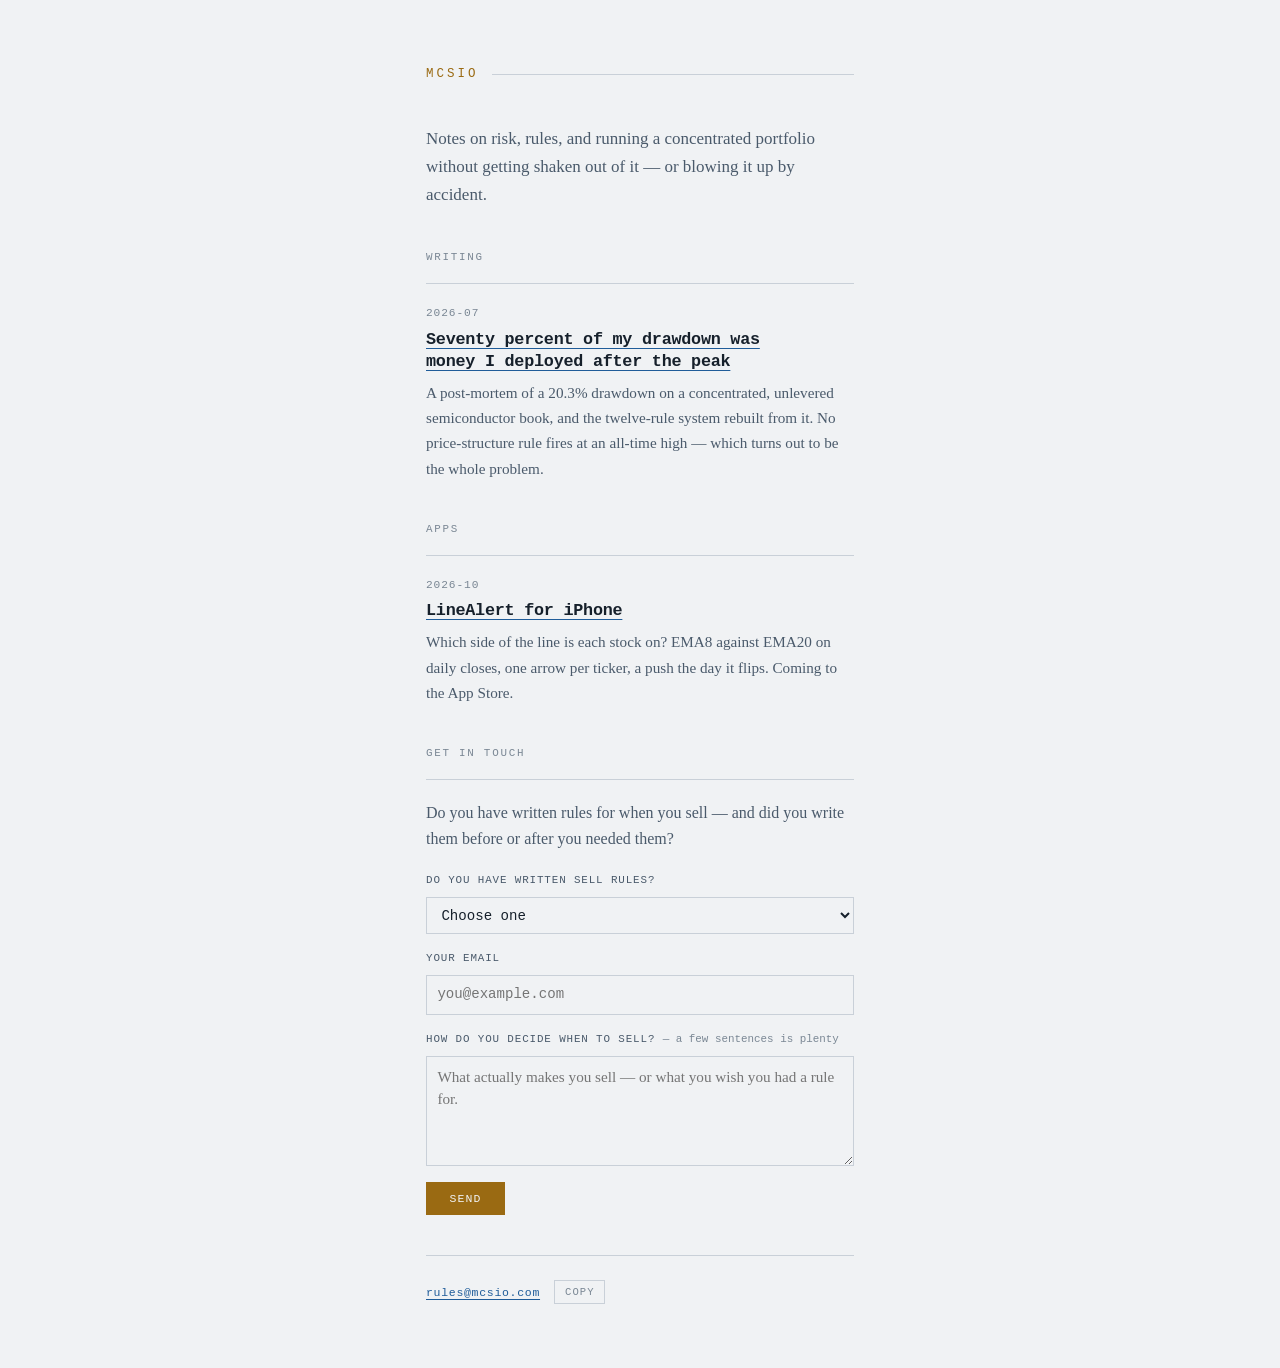
<file: index.html>
<!doctype html>
<html lang="en">
<head>
<meta charset="utf-8">
<meta name="viewport" content="width=device-width, initial-scale=1">
<title>mcsio</title>
<meta name="description" content="Notes on risk, rules, and running a concentrated portfolio.">
<link rel="canonical" href="https://mcsio.com/">

<link rel="icon" href="/favicon.ico" sizes="any">
<link rel="icon" type="image/png" sizes="32x32" href="/assets/favicon-32.png">
<link rel="icon" type="image/png" sizes="16x16" href="/assets/favicon-16.png">
<link rel="apple-touch-icon" href="/assets/apple-touch-icon.png">

<meta property="og:type" content="website">
<meta property="og:title" content="mcsio">
<meta property="og:description" content="Notes on risk, rules, and running a concentrated portfolio.">
<meta property="og:url" content="https://mcsio.com/">
<meta property="og:site_name" content="mcsio">
<meta property="og:image" content="https://mcsio.com/assets/og.png">
<meta property="og:image:width" content="1200">
<meta property="og:image:height" content="630">
<meta name="twitter:card" content="summary_large_image">
<meta name="twitter:image" content="https://mcsio.com/assets/og.png">
<style>
  *, *::before, *::after { box-sizing: border-box; }
  body { margin: 0; }

  :root {
    --ground:    #F0F2F4;
    --hairline:  #C9D0D8;
    --text:      #16202B;
    --text-soft: #4A5A6B;
    --text-mute: #7A8794;
    --accent:    #1F5C99;
    --alarm:     #9A6A12;
    --mono: ui-monospace, "SF Mono", SFMono-Regular, "JetBrains Mono", Menlo, Consolas, "Liberation Mono", monospace;
    --serif: "Iowan Old Style", "Charter", Charter, Georgia, "Times New Roman", serif;
  }

  @media (prefers-color-scheme: dark) {
    :root {
      --ground:    #0A0E13;
      --hairline:  #232D38;
      --text:      #D9E1E9;
      --text-soft: #A2AFBC;
      --text-mute: #6E7C8A;
      --accent:    #4C8FD1;
      --alarm:     #D99A2B;
    }
  }

  :root[data-theme="dark"] {
    --ground:    #0A0E13;
    --hairline:  #232D38;
    --text:      #D9E1E9;
    --text-soft: #A2AFBC;
    --text-mute: #6E7C8A;
    --accent:    #4C8FD1;
    --alarm:     #D99A2B;
  }

  :root[data-theme="light"] {
    --ground:    #F0F2F4;
    --hairline:  #C9D0D8;
    --text:      #16202B;
    --text-soft: #4A5A6B;
    --text-mute: #7A8794;
    --accent:    #1F5C99;
    --alarm:     #9A6A12;
  }

  body {
    background: var(--ground);
    color: var(--text);
    font-family: var(--serif);
    font-size: 1.0625rem;
    line-height: 1.65;
    -webkit-font-smoothing: antialiased;
    min-height: 100vh;
    display: flex;
    align-items: center;
  }

  main {
    max-width: 56ch;
    margin: 0 auto;
    padding: 4rem 1.5rem;
    display: flex;
    flex-direction: column;
    gap: 2.5rem;
    width: 100%;
  }

  .wordmark {
    font-family: var(--mono);
    font-size: 0.78rem;
    letter-spacing: 0.24em;
    text-transform: uppercase;
    color: var(--alarm);
    display: flex;
    align-items: center;
    gap: 0.85rem;
    margin: 0;
  }
  .wordmark::after { content: ""; flex: 1; height: 1px; background: var(--hairline); }

  .intro { color: var(--text-soft); margin: 0; }

  h2 {
    font-family: var(--mono);
    font-size: 0.68rem;
    font-weight: 500;
    letter-spacing: 0.16em;
    text-transform: uppercase;
    color: var(--text-mute);
    margin: 0 0 1rem;
  }

  .entry {
    display: flex;
    flex-direction: column;
    gap: 0.4rem;
    padding-top: 1.25rem;
    border-top: 1px solid var(--hairline);
  }
  .entry-date {
    font-family: var(--mono);
    font-size: 0.7rem;
    letter-spacing: 0.08em;
    color: var(--text-mute);
  }
  .entry-title {
    font-family: var(--mono);
    font-size: 1.05rem;
    font-weight: 600;
    line-height: 1.35;
    letter-spacing: -0.015em;
    text-wrap: balance;
    margin: 0;
  }
  .entry-title a { color: var(--text); text-decoration-color: var(--accent); text-underline-offset: 4px; }
  .entry-title a:hover { color: var(--accent); }
  .entry-title a:focus-visible { outline: 2px solid var(--alarm); outline-offset: 3px; }
  .entry-blurb { font-size: 0.95rem; color: var(--text-soft); margin: 0; }

  footer {
    font-family: var(--mono);
    font-size: 0.72rem;
    letter-spacing: 0.06em;
    color: var(--text-mute);
    padding-top: 1.5rem;
    border-top: 1px solid var(--hairline);
    display: flex;
    flex-wrap: wrap;
    align-items: center;
    gap: 0.6rem 0.9rem;
  }
  footer a { color: var(--accent); text-underline-offset: 3px; }
  .copy-btn {
    font-family: var(--mono);
    font-size: 0.66rem;
    letter-spacing: 0.1em;
    text-transform: uppercase;
    color: var(--text-mute);
    background: transparent;
    border: 1px solid var(--hairline);
    padding: 0.35rem 0.6rem;
    cursor: pointer;
    line-height: 1;
    white-space: nowrap;
  }
  .copy-btn:hover { color: var(--text); border-color: var(--text-mute); }
  .copy-btn:focus-visible { outline: 2px solid var(--alarm); outline-offset: 2px; }
  .copy-btn[data-done="1"] { color: var(--alarm); border-color: var(--alarm); }

  /* ---- reply form ---- */
  .reply-form {
    display: flex;
    flex-direction: column;
    gap: 1rem;
    padding-top: 1.25rem;
    border-top: 1px solid var(--hairline);
  }
  .ask-line { font-family: var(--serif); font-size: 1rem; color: var(--text-soft); margin: 0 0 0.25rem; }
  .hp { position: absolute; left: -9999px; width: 1px; height: 1px; overflow: hidden; }
  .fld { display: flex; flex-direction: column; gap: 0.4rem; }
  .fld-label {
    font-family: var(--mono);
    font-size: 0.68rem;
    letter-spacing: 0.08em;
    text-transform: uppercase;
    color: var(--text-soft);
  }
  .fld-label .opt { text-transform: none; letter-spacing: 0; color: var(--text-mute); }
  .reply-form select,
  .reply-form input,
  .reply-form textarea {
    font-family: var(--serif);
    font-size: 0.95rem;
    color: var(--text);
    background: transparent;
    border: 1px solid var(--hairline);
    border-radius: 0;
    padding: 0.55rem 0.65rem;
    width: 100%;
    line-height: 1.5;
  }
  .reply-form select, .reply-form input { font-family: var(--mono); font-size: 0.88rem; }
  .reply-form textarea { resize: vertical; min-height: 5rem; }
  .reply-form select:focus,
  .reply-form input:focus,
  .reply-form textarea:focus {
    outline: none;
    border-color: var(--accent);
    box-shadow: 0 0 0 1px var(--accent);
  }
  .form-row { display: flex; align-items: center; gap: 1rem; flex-wrap: wrap; }
  .submit-btn {
    font-family: var(--mono);
    font-size: 0.72rem;
    letter-spacing: 0.1em;
    text-transform: uppercase;
    color: var(--ground);
    background: var(--alarm);
    border: 1px solid var(--alarm);
    padding: 0.6rem 1.4rem;
    cursor: pointer;
    line-height: 1;
  }
  .submit-btn:hover { filter: brightness(1.08); }
  .submit-btn:focus-visible { outline: 2px solid var(--accent); outline-offset: 2px; }
  .submit-btn:disabled { opacity: 0.55; cursor: default; filter: none; }
  .form-status { font-family: var(--mono); font-size: 0.72rem; color: var(--text-soft); }
  .form-status[data-state="error"] { color: var(--alarm); }
  .form-done {
    font-family: var(--serif);
    font-size: 1rem;
    color: var(--text);
    padding-top: 1.25rem;
    border-top: 1px solid var(--hairline);
  }
</style>
</head>
<body>
<main>
  <p class="wordmark">mcsio</p>

  <p class="intro">Notes on risk, rules, and running a concentrated portfolio without getting shaken out of it — or blowing it up by accident.</p>

  <section>
    <h2>Writing</h2>
    <div class="entry">
      <span class="entry-date">2026-07</span>
      <h3 class="entry-title"><a href="/drawdown/">Seventy percent of my drawdown was money I deployed after the peak</a></h3>
      <p class="entry-blurb">A post-mortem of a 20.3% drawdown on a concentrated, unlevered semiconductor book, and the twelve-rule system rebuilt from it. No price-structure rule fires at an all-time high — which turns out to be the whole problem.</p>
    </div>
  </section>

  <section>
    <h2>Apps</h2>
    <div class="entry">
      <span class="entry-date">2026-10</span>
      <h3 class="entry-title"><a href="/linealert/">LineAlert for iPhone</a></h3>
      <p class="entry-blurb">Which side of the line is each stock on? EMA8 against EMA20 on daily closes, one arrow per ticker, a push the day it flips. Coming to the App Store.</p>
    </div>
  </section>

  <section>
    <h2>Get in touch</h2>
    <form class="reply-form" id="reply-form" novalidate>
      <p class="ask-line">Do you have written rules for when you sell — and did you write them before or after you needed them?</p>
      <input type="hidden" name="access_key" value="99e8c854-280f-4691-b346-2e5a07fb1891">
      <input type="hidden" name="subject" value="mcsio — someone answered the rules question (home)">
      <input type="hidden" name="from_name" value="mcsio.com / home">
      <input type="checkbox" name="botcheck" class="hp" tabindex="-1" autocomplete="off" aria-hidden="true">

      <label class="fld">
        <span class="fld-label">Do you have written sell rules?</span>
        <select name="written_rules" required>
          <option value="" disabled selected>Choose one</option>
          <option>No — I decide in the moment</option>
          <option>Some, but nothing written down</option>
          <option>Yes — I have written rules</option>
        </select>
      </label>

      <label class="fld">
        <span class="fld-label">Your email</span>
        <input type="email" name="email" required placeholder="you@example.com" autocomplete="email">
      </label>

      <label class="fld">
        <span class="fld-label">How do you decide when to sell? <span class="opt">— a few sentences is plenty</span></span>
        <textarea name="message" rows="4" required placeholder="What actually makes you sell — or what you wish you had a rule for."></textarea>
      </label>

      <div class="form-row">
        <button type="submit" class="submit-btn">Send</button>
        <span class="form-status" id="form-status" role="status" aria-live="polite"></span>
      </div>
    </form>
  </section>

  <footer>
    <a href="mailto:rules@mcsio.com?subject=Rules">rules@mcsio.com</a>
    <button type="button" class="copy-btn" data-copy="rules@mcsio.com">Copy</button>
  </footer>
</main>

<script>
  Array.prototype.forEach.call(document.querySelectorAll('.copy-btn'), function (b) {
    b.addEventListener('click', function () {
      var val = b.getAttribute('data-copy');
      function done() {
        b.textContent = 'Copied';
        b.setAttribute('data-done', '1');
        setTimeout(function () {
          b.textContent = 'Copy';
          b.removeAttribute('data-done');
        }, 2000);
      }
      function fallback() {
        var t = document.createElement('textarea');
        t.value = val;
        t.setAttribute('readonly', '');
        t.style.position = 'absolute';
        t.style.left = '-9999px';
        document.body.appendChild(t);
        t.select();
        try { document.execCommand('copy'); done(); } catch (e) {}
        document.body.removeChild(t);
      }
      if (navigator.clipboard && navigator.clipboard.writeText) {
        navigator.clipboard.writeText(val).then(done, fallback);
      } else {
        fallback();
      }
    });
  });

  (function () {
    var form = document.getElementById('reply-form');
    if (!form) return;
    var status = document.getElementById('form-status');
    var submit = form.querySelector('.submit-btn');
    var key = form.querySelector('[name="access_key"]').value;

    form.addEventListener('submit', function (e) {
      e.preventDefault();
      if (!form.checkValidity()) { form.reportValidity(); return; }
      if (key === 'WEB3FORMS_ACCESS_KEY') {
        status.textContent = 'Form not configured yet — please email directly.';
        status.setAttribute('data-state', 'error');
        return;
      }
      submit.disabled = true;
      status.removeAttribute('data-state');
      status.textContent = 'Sending…';

      var payload = {};
      new FormData(form).forEach(function (v, k) { payload[k] = v; });

      fetch('https://api.web3forms.com/submit', {
        method: 'POST',
        headers: { 'Content-Type': 'application/json', 'Accept': 'application/json' },
        body: JSON.stringify(payload)
      })
      .then(function (r) { return r.json(); })
      .then(function (data) {
        if (data.success) {
          var done = document.createElement('div');
          done.className = 'form-done';
          done.textContent = 'Got it — thank you. I read every one of these, and I’ll reply.';
          form.parentNode.replaceChild(done, form);
        } else {
          submit.disabled = false;
          status.textContent = 'Something went wrong. Try again, or email directly.';
          status.setAttribute('data-state', 'error');
        }
      })
      .catch(function () {
        submit.disabled = false;
        status.textContent = 'Couldn’t reach the server. Try again, or email directly.';
        status.setAttribute('data-state', 'error');
      });
    });
  })();
</script>
</body>
</html>
</file>
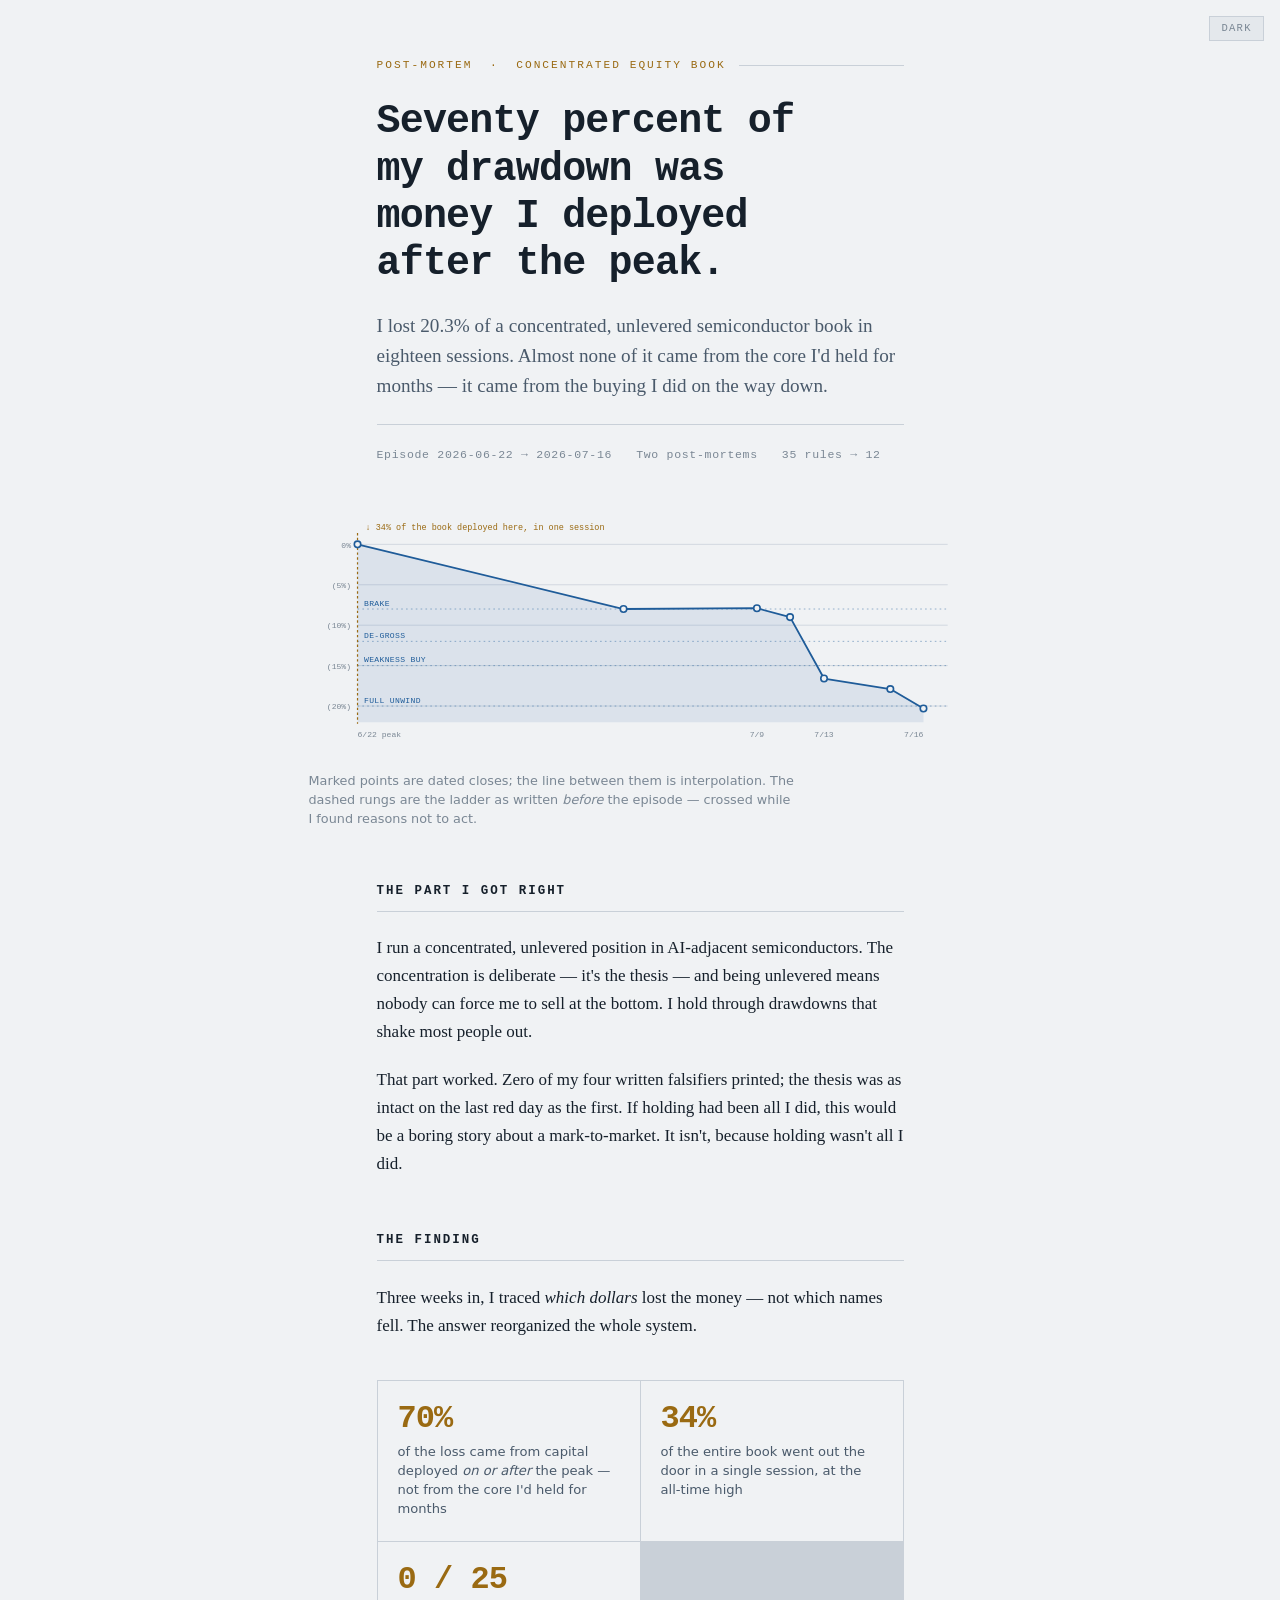
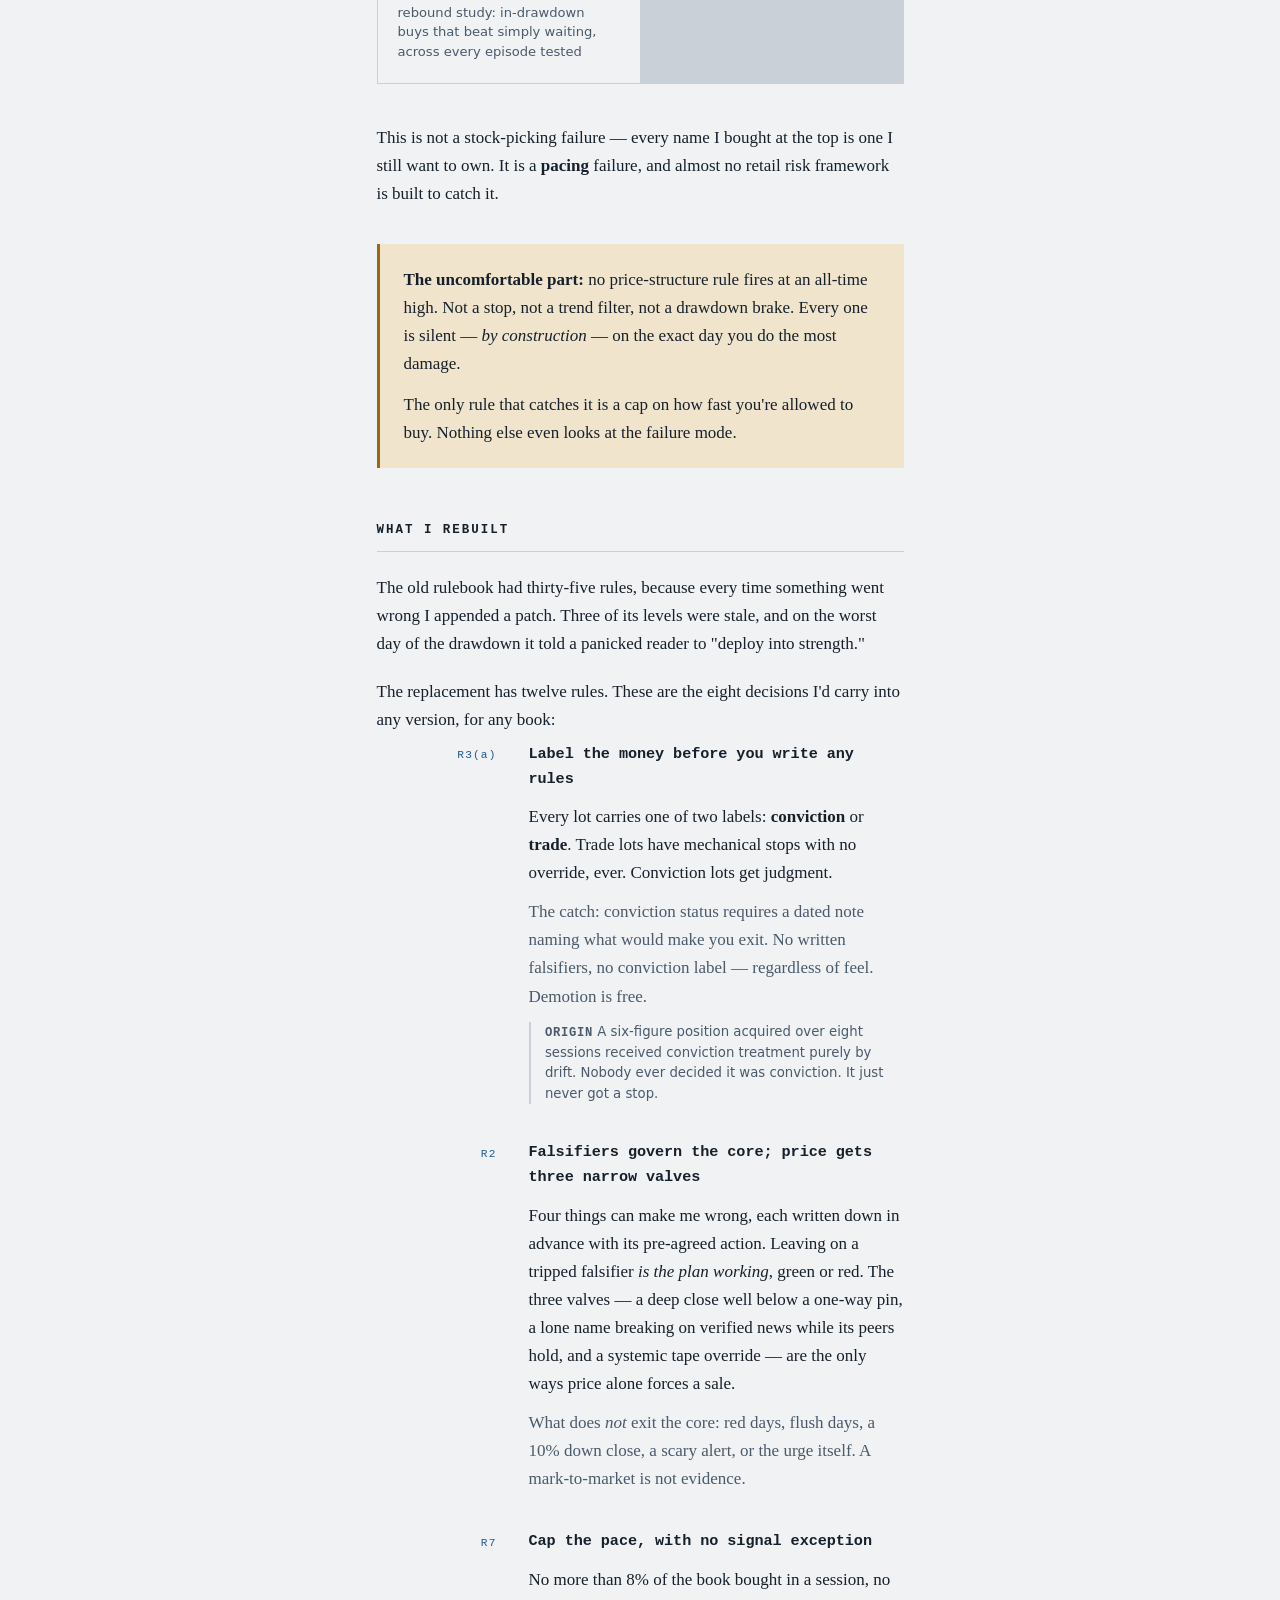
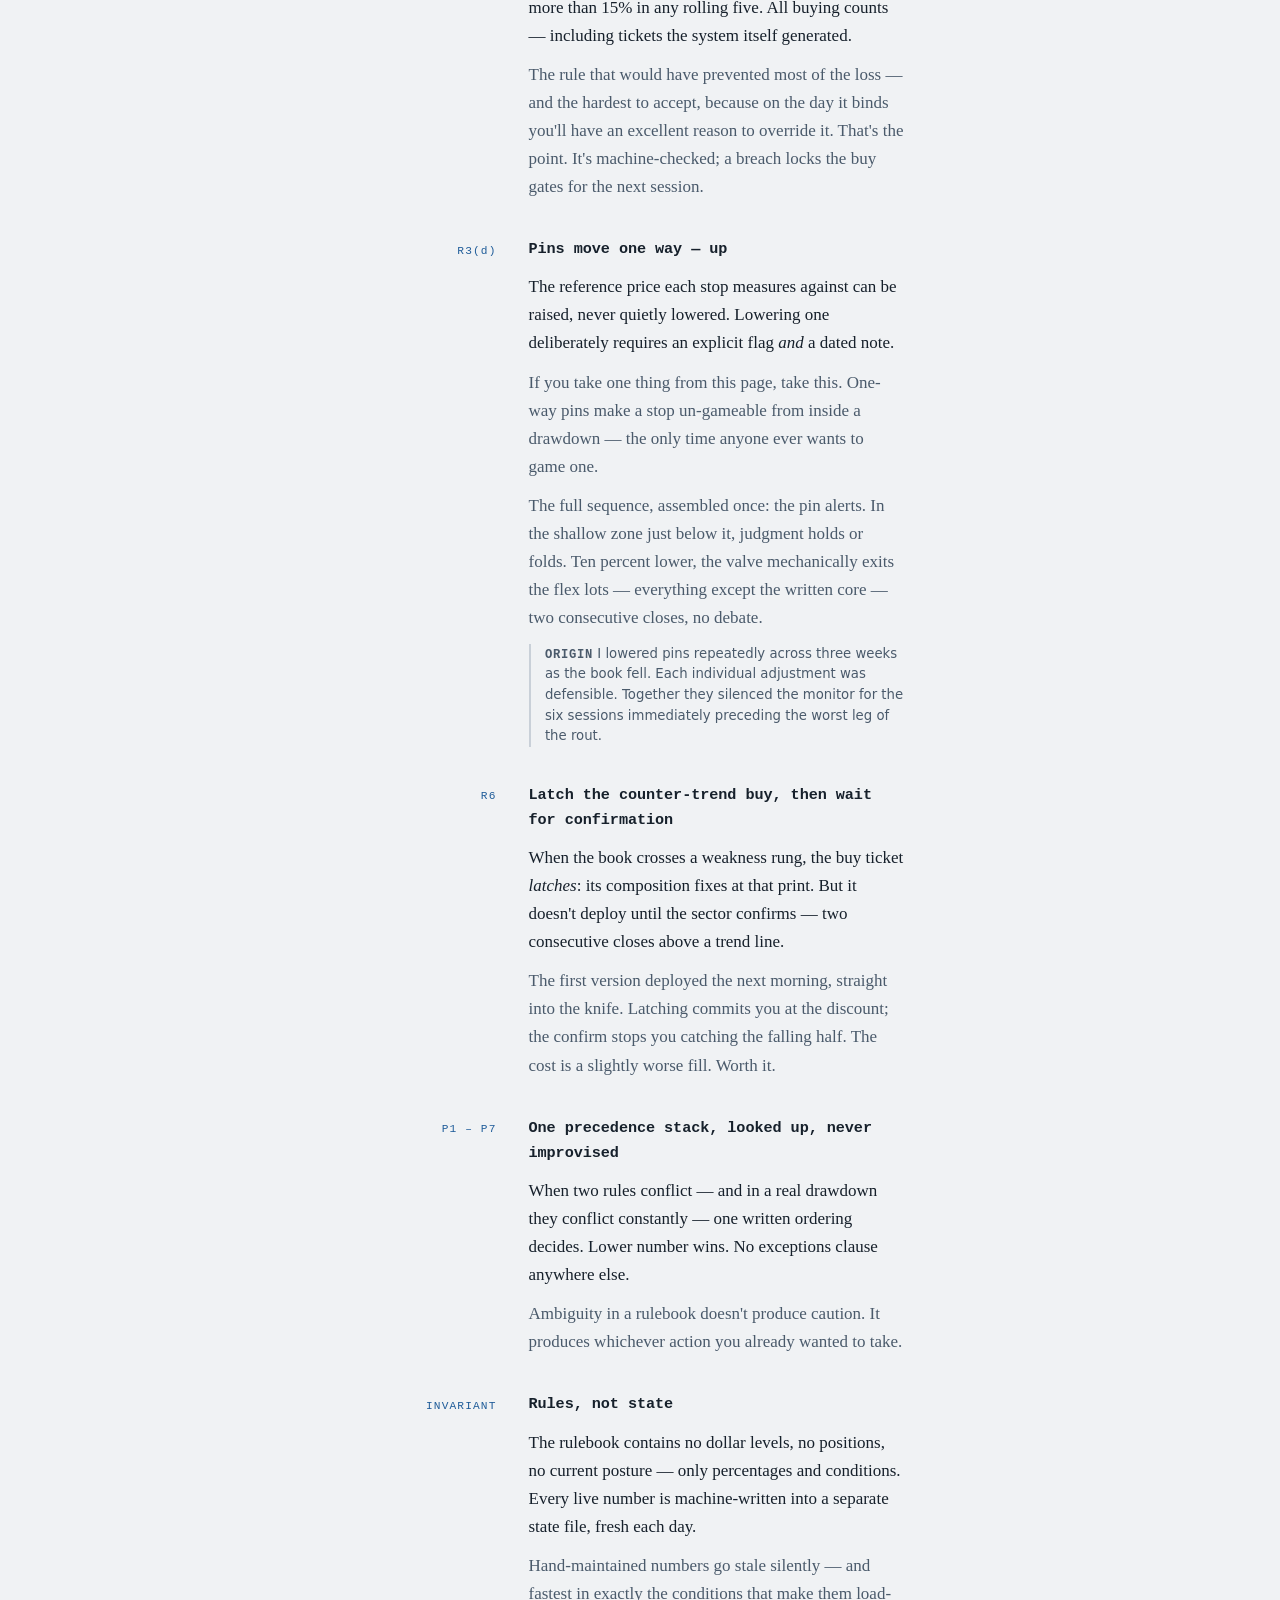
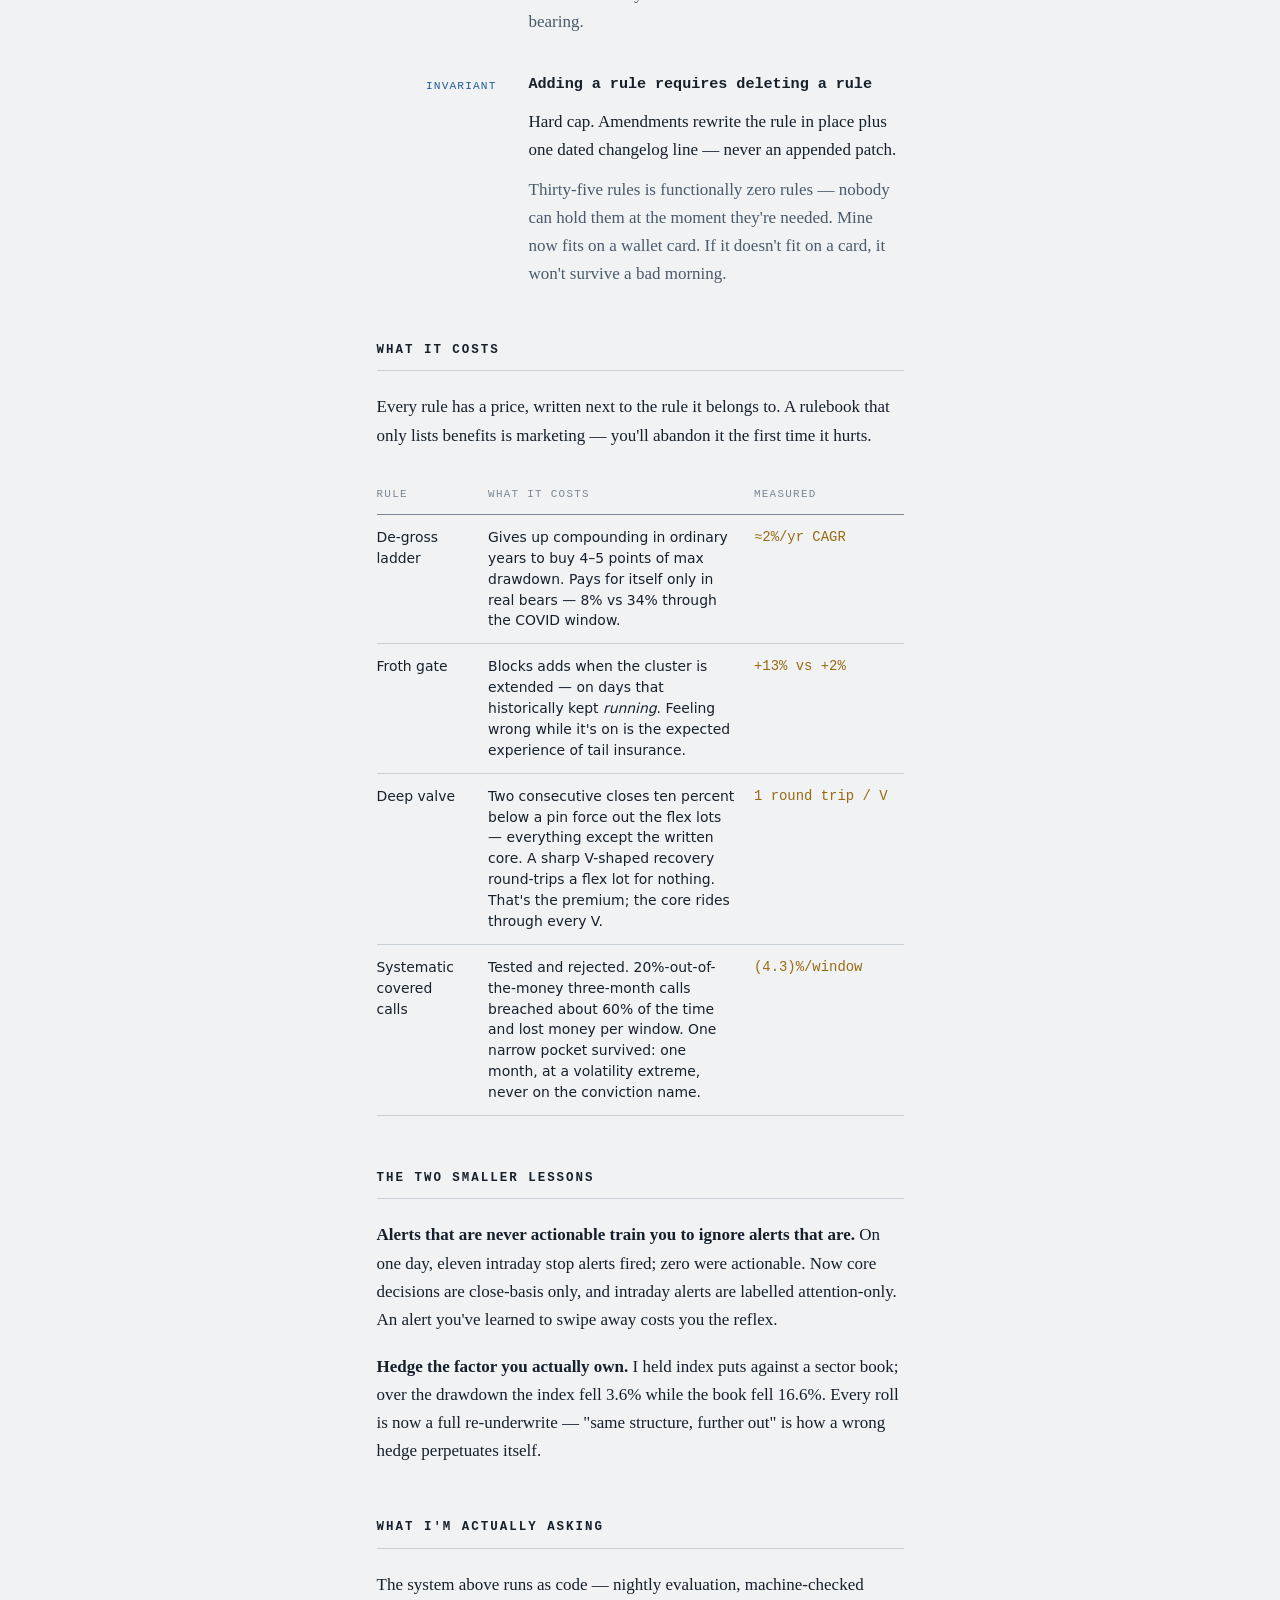
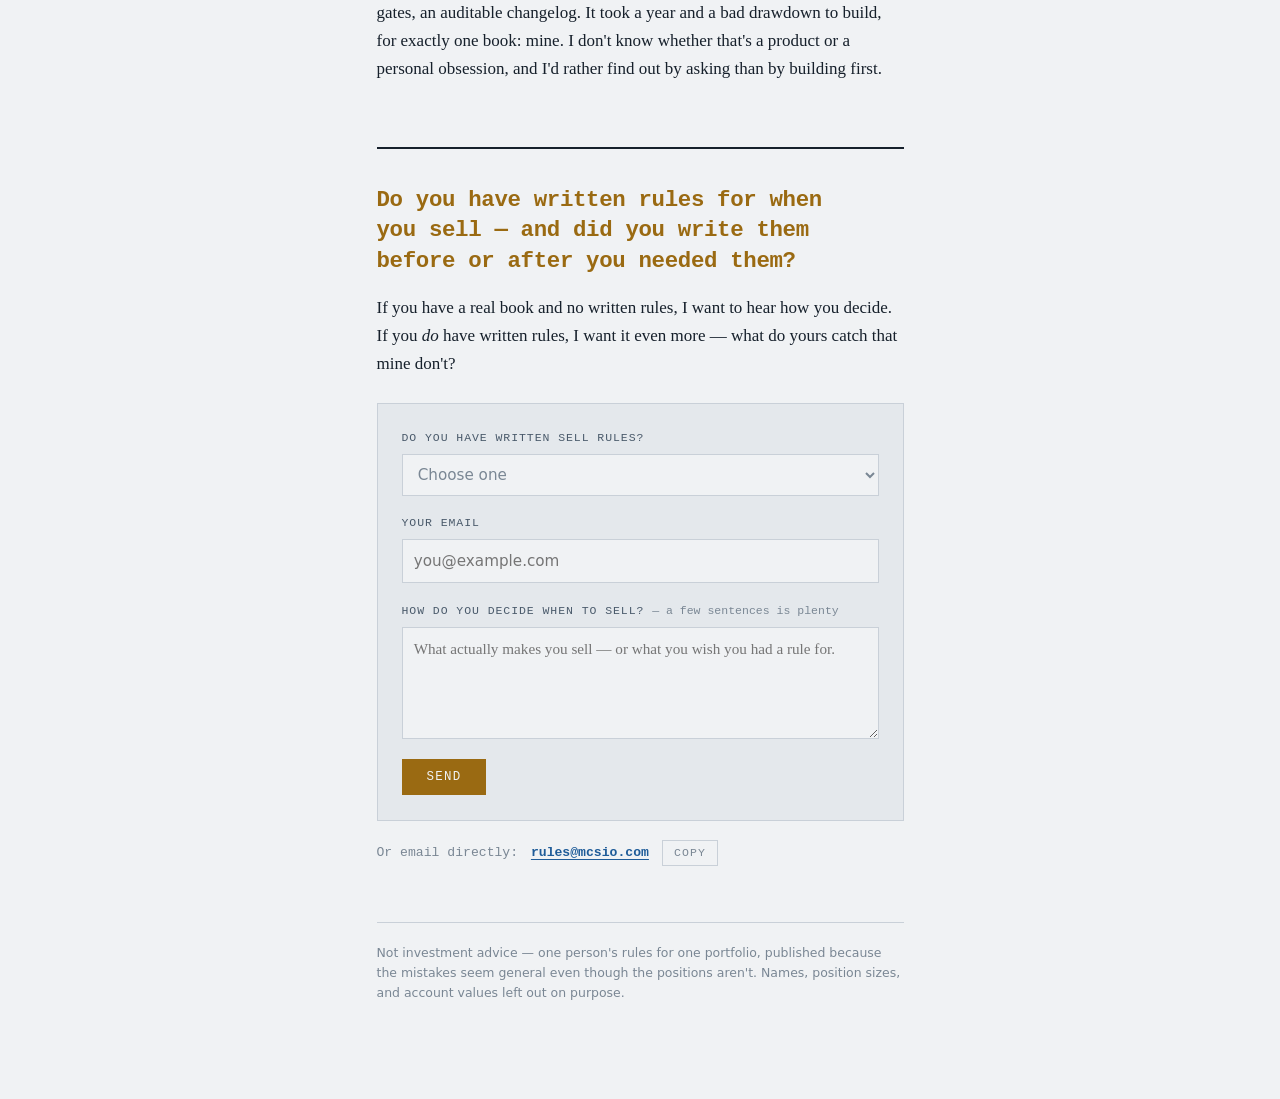
<file: drawdown/index.html>
<!doctype html>
<html lang="en">
<head>
<meta charset="utf-8">
<meta name="viewport" content="width=device-width, initial-scale=1">
<title>Seventy percent of my drawdown was money I deployed after the peak</title>
<meta name="description" content="A post-mortem of a 20.3% drawdown on a concentrated, unlevered semiconductor book — and the twelve-rule risk system rebuilt from it.">
<link rel="canonical" href="https://mcsio.com/drawdown/">

<link rel="icon" href="/favicon.ico" sizes="any">
<link rel="icon" type="image/png" sizes="32x32" href="/assets/favicon-32.png">
<link rel="icon" type="image/png" sizes="16x16" href="/assets/favicon-16.png">
<link rel="apple-touch-icon" href="/assets/apple-touch-icon.png">

<meta property="og:type" content="article">
<meta property="og:title" content="Seventy percent of my drawdown was money I deployed after the peak">
<meta property="og:description" content="No price-structure rule fires at an all-time high. A post-mortem of a 20.3% drawdown, and the twelve rules I rebuilt from it.">
<meta property="og:url" content="https://mcsio.com/drawdown/">
<meta property="og:site_name" content="mcsio">
<meta property="og:image" content="https://mcsio.com/assets/og.png">
<meta property="og:image:width" content="1200">
<meta property="og:image:height" content="630">
<meta property="og:image:alt" content="A drawdown path falling from a marked peak through four ladder rungs to negative 20 percent.">
<meta name="twitter:card" content="summary_large_image">
<meta name="twitter:title" content="Seventy percent of my drawdown was money I deployed after the peak">
<meta name="twitter:description" content="No price-structure rule fires at an all-time high. A post-mortem of a 20.3% drawdown, and the twelve rules I rebuilt from it.">
<meta name="twitter:image" content="https://mcsio.com/assets/og.png">

<style>
  /* ---- reset ---- */
  *, *::before, *::after { box-sizing: border-box; }
  body { margin: 0; }
  img { max-width: 100%; height: auto; }

  :root {
    --ground:      #F0F2F4;
    --raised:      #E4E8EC;
    --hairline:    #C9D0D8;
    --text:        #16202B;
    --text-soft:   #4A5A6B;
    --text-mute:   #7A8794;
    --accent:      #1F5C99;
    --accent-soft: #E1EAF3;
    --alarm:       #9A6A12;
    --alarm-soft:  #F0E4CC;
    --plot-line:   #1F5C99;
    --plot-fill:   rgba(31, 92, 153, 0.10);
    --grid:        #CBD3DB;

    --mono: ui-monospace, "SF Mono", SFMono-Regular, "JetBrains Mono", Menlo, Consolas, "Liberation Mono", monospace;
    --serif: "Iowan Old Style", "Charter", Charter, Georgia, "Times New Roman", serif;
    --sans: -apple-system, BlinkMacSystemFont, "Segoe UI", system-ui, sans-serif;

    --measure: 62ch;
    --gutter: 7.5rem;
  }

  @media (prefers-color-scheme: dark) {
    :root {
      --ground:      #0A0E13;
      --raised:      #141B24;
      --hairline:    #232D38;
      --text:        #D9E1E9;
      --text-soft:   #A2AFBC;
      --text-mute:   #6E7C8A;
      --accent:      #4C8FD1;
      --accent-soft: #16232F;
      --alarm:       #D99A2B;
      --alarm-soft:  #2A2113;
      --plot-line:   #4C8FD1;
      --plot-fill:   rgba(76, 143, 209, 0.14);
      --grid:        #1E2833;
    }
  }

  :root[data-theme="dark"] {
    --ground:      #0A0E13;
    --raised:      #141B24;
    --hairline:    #232D38;
    --text:        #D9E1E9;
    --text-soft:   #A2AFBC;
    --text-mute:   #6E7C8A;
    --accent:      #4C8FD1;
    --accent-soft: #16232F;
    --alarm:       #D99A2B;
    --alarm-soft:  #2A2113;
    --plot-line:   #4C8FD1;
    --plot-fill:   rgba(76, 143, 209, 0.14);
    --grid:        #1E2833;
  }

  :root[data-theme="light"] {
    --ground:      #F0F2F4;
    --raised:      #E4E8EC;
    --hairline:    #C9D0D8;
    --text:        #16202B;
    --text-soft:   #4A5A6B;
    --text-mute:   #7A8794;
    --accent:      #1F5C99;
    --accent-soft: #E1EAF3;
    --alarm:       #9A6A12;
    --alarm-soft:  #F0E4CC;
    --plot-line:   #1F5C99;
    --plot-fill:   rgba(31, 92, 153, 0.10);
    --grid:        #CBD3DB;
  }

  body {
    position: relative;
    background: var(--ground);
    color: var(--text);
    font-family: var(--serif);
    font-size: 1.0625rem;
    line-height: 1.65;
    -webkit-font-smoothing: antialiased;
  }

  .page {
    max-width: calc(var(--measure) + var(--gutter) + 4rem);
    margin: 0 auto;
    padding: 3.5rem 1.5rem 6rem;
  }

  .col { max-width: var(--measure); margin-left: auto; margin-right: auto; }
  .flow { display: flex; flex-direction: column; gap: 1.15em; }

  /* ---- theme toggle ---- */
  #theme-toggle {
    position: absolute;
    top: 1rem;
    right: 1rem;
    z-index: 10;
    font-family: var(--mono);
    font-size: 0.66rem;
    letter-spacing: 0.12em;
    text-transform: uppercase;
    color: var(--text-mute);
    background: var(--raised);
    border: 1px solid var(--hairline);
    padding: 0.4rem 0.7rem;
    cursor: pointer;
    line-height: 1;
  }
  #theme-toggle:hover { color: var(--text); border-color: var(--text-mute); }
  #theme-toggle:focus-visible { outline: 2px solid var(--alarm); outline-offset: 2px; }

  /* ---- masthead ---- */
  .masthead { display: flex; flex-direction: column; gap: 1.5rem; margin-bottom: 2.75rem; }

  .eyebrow {
    font-family: var(--mono);
    font-size: 0.7rem;
    letter-spacing: 0.18em;
    text-transform: uppercase;
    color: var(--alarm);
    display: flex;
    align-items: center;
    gap: 0.85rem;
  }
  .eyebrow::after { content: ""; flex: 1; height: 1px; background: var(--hairline); }

  h1 {
    font-family: var(--mono);
    font-size: clamp(1.65rem, 4.2vw, 2.5rem);
    line-height: 1.18;
    font-weight: 600;
    letter-spacing: -0.02em;
    text-wrap: balance;
    margin: 0;
  }

  .standfirst {
    font-size: 1.2rem;
    line-height: 1.55;
    color: var(--text-soft);
    max-width: 56ch;
    margin: 0;
  }

  .byline {
    font-family: var(--mono);
    font-size: 0.72rem;
    letter-spacing: 0.06em;
    color: var(--text-mute);
    display: flex;
    flex-wrap: wrap;
    gap: 0.5rem 1.5rem;
    padding-top: 1.25rem;
    border-top: 1px solid var(--hairline);
  }

  /* ---- figure ---- */
  figure { margin: 3rem 0; }
  .plot-wrap { overflow-x: auto; }
  .plot { width: 100%; min-width: 520px; height: auto; display: block; }
  figcaption {
    font-family: var(--sans);
    font-size: 0.8rem;
    line-height: 1.5;
    color: var(--text-mute);
    max-width: 60ch;
    margin-top: 1rem;
  }

  .plot-grid { stroke: var(--grid); stroke-width: 1; }
  .plot-rung { stroke: var(--accent); stroke-width: 1; stroke-dasharray: 2 4; opacity: 0.55; }
  .plot-line { fill: none; stroke: var(--plot-line); stroke-width: 2.25; stroke-linejoin: round; stroke-linecap: round; }
  .plot-area { fill: var(--plot-fill); }
  .plot-dot { fill: var(--ground); stroke: var(--plot-line); stroke-width: 2; }
  .plot-peak { stroke: var(--alarm); stroke-width: 1.5; stroke-dasharray: 3 3; }
  .plot-label { font-family: var(--mono); font-size: 10px; fill: var(--text-mute); }
  .plot-label-rung { font-family: var(--mono); font-size: 10px; fill: var(--accent); letter-spacing: 0.04em; }
  .plot-label-peak { font-family: var(--mono); font-size: 10.5px; fill: var(--alarm); }

  /* ---- sections ---- */
  section { margin-top: 3.25rem; }

  h2 {
    font-family: var(--mono);
    font-size: 0.78rem;
    font-weight: 600;
    letter-spacing: 0.16em;
    text-transform: uppercase;
    color: var(--text);
    margin: 0 0 1.4rem;
    padding-bottom: 0.6rem;
    border-bottom: 1px solid var(--hairline);
  }

  h3 {
    font-family: var(--mono);
    font-size: 0.95rem;
    font-weight: 600;
    letter-spacing: -0.005em;
    color: var(--text);
    margin: 0;
  }

  p { margin: 0; }
  strong { font-weight: 600; color: var(--text); }
  em { font-style: italic; }

  a { color: var(--accent); text-underline-offset: 3px; text-decoration-thickness: 1px; }
  a:focus-visible { outline: 2px solid var(--alarm); outline-offset: 3px; border-radius: 2px; }

  /* ---- pull figures ---- */
  .stats {
    display: grid;
    grid-template-columns: repeat(auto-fit, minmax(180px, 1fr));
    gap: 1px;
    background: var(--hairline);
    border: 1px solid var(--hairline);
    margin: 2.5rem 0;
  }
  .stat { background: var(--ground); padding: 1.4rem 1.25rem; display: flex; flex-direction: column; gap: 0.45rem; }
  .stat-num {
    font-family: var(--mono);
    font-size: 2rem;
    font-weight: 600;
    line-height: 1;
    letter-spacing: -0.03em;
    font-variant-numeric: tabular-nums;
    color: var(--alarm);
  }
  .stat-label { font-family: var(--sans); font-size: 0.82rem; line-height: 1.45; color: var(--text-soft); }

  /* ---- rules ---- */
  .rules { display: flex; flex-direction: column; gap: 2.25rem; margin-top: 0.5rem; }
  .rule { display: grid; grid-template-columns: var(--gutter) minmax(0, 1fr); gap: 0 2rem; align-items: start; }
  .rule-id {
    font-family: var(--mono);
    font-size: 0.7rem;
    letter-spacing: 0.1em;
    color: var(--accent);
    text-align: right;
    padding-top: 0.35rem;
    line-height: 1.6;
    white-space: nowrap;
  }
  .rule-body { display: flex; flex-direction: column; gap: 0.7rem; }
  .rule-body p { color: var(--text-soft); }
  .rule-body p.lede { color: var(--text); }

  .origin {
    font-family: var(--sans);
    font-size: 0.83rem;
    line-height: 1.55;
    color: var(--text-mute);
    padding-left: 0.9rem;
    border-left: 2px solid var(--hairline);
  }
  .origin b {
    font-weight: 600;
    color: var(--text-soft);
    font-family: var(--mono);
    font-size: 0.76rem;
    letter-spacing: 0.06em;
    text-transform: uppercase;
  }

  /* ---- callout ---- */
  .callout {
    background: var(--accent-soft);
    border-left: 3px solid var(--accent);
    padding: 1.35rem 1.5rem;
    margin: 2.25rem 0;
    display: flex;
    flex-direction: column;
    gap: 0.8rem;
  }
  .callout.warn { background: var(--alarm-soft); border-left-color: var(--alarm); }
  .callout p { color: var(--text); }

  /* ---- table ---- */
  .table-wrap { overflow-x: auto; margin: 1.5rem 0 0; }
  table { width: 100%; min-width: 460px; border-collapse: collapse; font-family: var(--sans); font-size: 0.87rem; }
  th, td { text-align: left; padding: 0.75rem 1rem 0.75rem 0; border-bottom: 1px solid var(--hairline); vertical-align: top; line-height: 1.5; }
  th {
    font-family: var(--mono);
    font-size: 0.68rem;
    letter-spacing: 0.12em;
    text-transform: uppercase;
    color: var(--text-mute);
    font-weight: 500;
    border-bottom-color: var(--text-mute);
  }
  td:first-child { color: var(--text); padding-right: 1.5rem; }
  td.cost { font-family: var(--mono); font-variant-numeric: tabular-nums; color: var(--alarm); white-space: nowrap; }

  /* ---- ask ---- */
  .ask { margin-top: 4rem; padding: 2.25rem 0 0; border-top: 2px solid var(--text); display: flex; flex-direction: column; gap: 1.15rem; }
  .ask-q {
    font-family: var(--mono);
    font-size: clamp(1.1rem, 2.8vw, 1.4rem);
    line-height: 1.35;
    font-weight: 600;
    letter-spacing: -0.015em;
    color: var(--alarm);
    text-wrap: balance;
  }
  .contact {
    font-family: var(--mono);
    font-size: 0.9rem;
    background: var(--raised);
    padding: 1rem 1.15rem;
    border: 1px solid var(--hairline);
    display: flex;
    flex-wrap: wrap;
    align-items: center;
    gap: 0.6rem 0.9rem;
  }
  .contact a { font-weight: 600; flex: 1 1 auto; }
  .copy-btn {
    font-family: var(--mono);
    font-size: 0.72rem;
    letter-spacing: 0.1em;
    text-transform: uppercase;
    color: var(--text-mute);
    background: transparent;
    border: 1px solid var(--hairline);
    padding: 0.4rem 0.7rem;
    cursor: pointer;
    line-height: 1;
    white-space: nowrap;
  }
  .copy-btn:hover { color: var(--text); border-color: var(--text-mute); }
  .copy-btn:focus-visible { outline: 2px solid var(--alarm); outline-offset: 2px; }
  .copy-btn[data-done="1"] { color: var(--alarm); border-color: var(--alarm); }

  /* ---- reply form ---- */
  .reply-form {
    display: flex;
    flex-direction: column;
    gap: 1.1rem;
    background: var(--raised);
    border: 1px solid var(--hairline);
    padding: 1.5rem 1.5rem 1.6rem;
    margin-top: 0.4rem;
  }
  .hp { position: absolute; left: -9999px; width: 1px; height: 1px; overflow: hidden; }
  .fld { display: flex; flex-direction: column; gap: 0.45rem; }
  .fld-label {
    font-family: var(--mono);
    font-size: 0.72rem;
    letter-spacing: 0.08em;
    text-transform: uppercase;
    color: var(--text-soft);
  }
  .fld-label .opt { text-transform: none; letter-spacing: 0; color: var(--text-mute); }
  .reply-form select,
  .reply-form input,
  .reply-form textarea {
    font-family: var(--sans);
    font-size: 0.95rem;
    color: var(--text);
    background: var(--ground);
    border: 1px solid var(--hairline);
    border-radius: 0;
    padding: 0.6rem 0.7rem;
    width: 100%;
    line-height: 1.5;
  }
  .reply-form textarea { resize: vertical; min-height: 5.5rem; font-family: var(--serif); }
  .reply-form select:focus,
  .reply-form input:focus,
  .reply-form textarea:focus {
    outline: none;
    border-color: var(--accent);
    box-shadow: 0 0 0 1px var(--accent);
  }
  .reply-form select:invalid { color: var(--text-mute); }
  .form-row { display: flex; align-items: center; gap: 1rem; flex-wrap: wrap; margin-top: 0.15rem; }
  .submit-btn {
    font-family: var(--mono);
    font-size: 0.78rem;
    letter-spacing: 0.1em;
    text-transform: uppercase;
    color: var(--ground);
    background: var(--alarm);
    border: 1px solid var(--alarm);
    padding: 0.65rem 1.5rem;
    cursor: pointer;
    line-height: 1;
  }
  .submit-btn:hover { filter: brightness(1.08); }
  .submit-btn:focus-visible { outline: 2px solid var(--accent); outline-offset: 2px; }
  .submit-btn:disabled { opacity: 0.55; cursor: default; filter: none; }
  .form-status {
    font-family: var(--mono);
    font-size: 0.78rem;
    color: var(--text-soft);
  }
  .form-status[data-state="error"] { color: var(--alarm); }
  .form-done {
    background: var(--accent-soft);
    border-left: 3px solid var(--accent);
    padding: 1.35rem 1.5rem;
    margin-top: 0.4rem;
    font-size: 1.05rem;
    color: var(--text);
  }
  .or-email {
    font-family: var(--mono);
    font-size: 0.82rem;
    color: var(--text-mute);
    display: flex;
    flex-wrap: wrap;
    align-items: center;
    gap: 0.5rem 0.8rem;
  }
  .or-email a { color: var(--accent); font-weight: 600; }

  .disclaimer {
    margin-top: 3.5rem;
    padding-top: 1.25rem;
    border-top: 1px solid var(--hairline);
    font-family: var(--sans);
    font-size: 0.78rem;
    line-height: 1.6;
    color: var(--text-mute);
  }

  @media (max-width: 640px) {
    :root { --gutter: 0px; }
    .rule { grid-template-columns: minmax(0, 1fr); gap: 0.5rem; }
    .rule-id { text-align: left; padding-top: 0; }
    .page { padding-top: 4.5rem; }
  }
</style>
</head>
<body>

<button id="theme-toggle" type="button">Dark</button>

<div class="page">

  <header class="masthead col">
    <div class="eyebrow">Post-mortem &nbsp;·&nbsp; concentrated equity book</div>
    <h1>Seventy percent of my drawdown was money I deployed after the peak.</h1>
    <p class="standfirst">I lost 20.3% of a concentrated, unlevered semiconductor book in eighteen sessions. Almost none of it came from the core I'd held for months — it came from the buying I did on the way down.</p>
    <div class="byline">
      <span>Episode 2026-06-22 → 2026-07-16</span>
      <span>Two post-mortems</span>
      <span>35 rules → 12</span>
    </div>
  </header>

  <figure>
    <div class="plot-wrap">
      <svg class="plot" viewBox="0 0 820 300" role="img" aria-label="Drawdown path from the 6/22 peak to the 7/16 trough, reaching negative 20.3 percent, with the ladder rungs at 8, 12, 15 and 20 percent overlaid.">
        <line class="plot-grid" x1="60" y1="40"  x2="790" y2="40"/>
        <line class="plot-grid" x1="60" y1="90"  x2="790" y2="90"/>
        <line class="plot-grid" x1="60" y1="140" x2="790" y2="140"/>
        <line class="plot-grid" x1="60" y1="190" x2="790" y2="190"/>
        <line class="plot-grid" x1="60" y1="240" x2="790" y2="240"/>

        <text class="plot-label" x="52" y="44"  text-anchor="end">0%</text>
        <text class="plot-label" x="52" y="94"  text-anchor="end">(5%)</text>
        <text class="plot-label" x="52" y="144" text-anchor="end">(10%)</text>
        <text class="plot-label" x="52" y="194" text-anchor="end">(15%)</text>
        <text class="plot-label" x="52" y="244" text-anchor="end">(20%)</text>

        <line class="plot-rung" x1="60" y1="120" x2="790" y2="120"/>
        <line class="plot-rung" x1="60" y1="160" x2="790" y2="160"/>
        <line class="plot-rung" x1="60" y1="190" x2="790" y2="190"/>
        <line class="plot-rung" x1="60" y1="240" x2="790" y2="240"/>
        <text class="plot-label-rung" x="68" y="116">BRAKE</text>
        <text class="plot-label-rung" x="68" y="156">DE-GROSS</text>
        <text class="plot-label-rung" x="68" y="186">WEAKNESS BUY</text>
        <text class="plot-label-rung" x="68" y="236">FULL UNWIND</text>

        <path class="plot-area" d="M60,40 L389,120 L554,119 L595,130 L637,206 L719,219 L760,243 L760,260 L60,260 Z"/>
        <path class="plot-line" d="M60,40 L389,120 L554,119 L595,130 L637,206 L719,219 L760,243"/>

        <line class="plot-peak" x1="60" y1="26" x2="60" y2="262"/>
        <text class="plot-label-peak" x="70" y="22">↓ 34% of the book deployed here, in one session</text>

        <circle class="plot-dot" cx="60"  cy="40"  r="4"/>
        <circle class="plot-dot" cx="389" cy="120" r="4"/>
        <circle class="plot-dot" cx="554" cy="119" r="4"/>
        <circle class="plot-dot" cx="595" cy="130" r="4"/>
        <circle class="plot-dot" cx="637" cy="206" r="4"/>
        <circle class="plot-dot" cx="719" cy="219" r="4"/>
        <circle class="plot-dot" cx="760" cy="243" r="4"/>

        <text class="plot-label" x="60"  y="278" text-anchor="start">6/22 peak</text>
        <text class="plot-label" x="554" y="278" text-anchor="middle">7/9</text>
        <text class="plot-label" x="637" y="278" text-anchor="middle">7/13</text>
        <text class="plot-label" x="760" y="278" text-anchor="end">7/16</text>
      </svg>
    </div>
    <figcaption>Marked points are dated closes; the line between them is interpolation. The dashed rungs are the ladder as written <em>before</em> the episode — crossed while I found reasons not to act.</figcaption>
  </figure>

  <section class="col">
    <h2>The part I got right</h2>
    <div class="flow">
      <p>I run a concentrated, unlevered position in AI-adjacent semiconductors. The concentration is deliberate — it's the thesis — and being unlevered means nobody can force me to sell at the bottom. I hold through drawdowns that shake most people out.</p>
      <p>That part worked. Zero of my four written falsifiers printed; the thesis was as intact on the last red day as the first. If holding had been all I did, this would be a boring story about a mark-to-market. It isn't, because holding wasn't all I did.</p>
    </div>
  </section>

  <section class="col">
    <h2>The finding</h2>
    <div class="flow">
      <p>Three weeks in, I traced <em>which dollars</em> lost the money — not which names fell. The answer reorganized the whole system.</p>
    </div>

    <div class="stats">
      <div class="stat">
        <div class="stat-num">70%</div>
        <div class="stat-label">of the loss came from capital deployed <em>on or after</em> the peak — not from the core I'd held for months</div>
      </div>
      <div class="stat">
        <div class="stat-num">34%</div>
        <div class="stat-label">of the entire book went out the door in a single session, at the all-time high</div>
      </div>
      <div class="stat">
        <div class="stat-num">0 / 25</div>
        <div class="stat-label">rebound study: in-drawdown buys that beat simply waiting, across every episode tested</div>
      </div>
    </div>

    <div class="flow">
      <p>This is not a stock-picking failure — every name I bought at the top is one I still want to own. It is a <strong>pacing</strong> failure, and almost no retail risk framework is built to catch it.</p>
    </div>

    <div class="callout warn">
      <p><strong>The uncomfortable part:</strong> no price-structure rule fires at an all-time high. Not a stop, not a trend filter, not a drawdown brake. Every one is silent — <em>by construction</em> — on the exact day you do the most damage.</p>
      <p>The only rule that catches it is a cap on how fast you're allowed to buy. Nothing else even looks at the failure mode.</p>
    </div>
  </section>

  <section class="col">
    <h2>What I rebuilt</h2>
    <div class="flow">
      <p>The old rulebook had thirty-five rules, because every time something went wrong I appended a patch. Three of its levels were stale, and on the worst day of the drawdown it told a panicked reader to "deploy into strength."</p>
      <p>The replacement has twelve rules. These are the eight decisions I'd carry into any version, for any book:</p>
    </div>

    <div class="rules">

      <div class="rule">
        <div class="rule-id">R3(a)</div>
        <div class="rule-body">
          <h3>Label the money before you write any rules</h3>
          <p class="lede">Every lot carries one of two labels: <strong>conviction</strong> or <strong>trade</strong>. Trade lots have mechanical stops with no override, ever. Conviction lots get judgment.</p>
          <p>The catch: conviction status requires a dated note naming what would make you exit. No written falsifiers, no conviction label — regardless of feel. Demotion is free.</p>
          <p class="origin"><b>Origin</b> A six-figure position acquired over eight sessions received conviction treatment purely by drift. Nobody ever decided it was conviction. It just never got a stop.</p>
        </div>
      </div>

      <div class="rule">
        <div class="rule-id">R2</div>
        <div class="rule-body">
          <h3>Falsifiers govern the core; price gets three narrow valves</h3>
          <p class="lede">Four things can make me wrong, each written down in advance with its pre-agreed action. Leaving on a tripped falsifier <em>is the plan working</em>, green or red. The three valves — a deep close well below a one-way pin, a lone name breaking on verified news while its peers hold, and a systemic tape override — are the only ways price alone forces a sale.</p>
          <p>What does <em>not</em> exit the core: red days, flush days, a 10% down close, a scary alert, or the urge itself. A mark-to-market is not evidence.</p>
        </div>
      </div>

      <div class="rule">
        <div class="rule-id">R7</div>
        <div class="rule-body">
          <h3>Cap the pace, with no signal exception</h3>
          <p class="lede">No more than 8% of the book bought in a session, no more than 15% in any rolling five. All buying counts — including tickets the system itself generated.</p>
          <p>The rule that would have prevented most of the loss — and the hardest to accept, because on the day it binds you'll have an excellent reason to override it. That's the point. It's machine-checked; a breach locks the buy gates for the next session.</p>
        </div>
      </div>

      <div class="rule">
        <div class="rule-id">R3(d)</div>
        <div class="rule-body">
          <h3>Pins move one way — up</h3>
          <p class="lede">The reference price each stop measures against can be raised, never quietly lowered. Lowering one deliberately requires an explicit flag <em>and</em> a dated note.</p>
          <p>If you take one thing from this page, take this. One-way pins make a stop un-gameable from inside a drawdown — the only time anyone ever wants to game one.</p>
          <p>The full sequence, assembled once: the pin alerts. In the shallow zone just below it, judgment holds or folds. Ten percent lower, the valve mechanically exits the flex lots — everything except the written core — two consecutive closes, no debate.</p>
          <p class="origin"><b>Origin</b> I lowered pins repeatedly across three weeks as the book fell. Each individual adjustment was defensible. Together they silenced the monitor for the six sessions immediately preceding the worst leg of the rout.</p>
        </div>
      </div>

      <div class="rule">
        <div class="rule-id">R6</div>
        <div class="rule-body">
          <h3>Latch the counter-trend buy, then wait for confirmation</h3>
          <p class="lede">When the book crosses a weakness rung, the buy ticket <em>latches</em>: its composition fixes at that print. But it doesn't deploy until the sector confirms — two consecutive closes above a trend line.</p>
          <p>The first version deployed the next morning, straight into the knife. Latching commits you at the discount; the confirm stops you catching the falling half. The cost is a slightly worse fill. Worth it.</p>
        </div>
      </div>

      <div class="rule">
        <div class="rule-id">P1 – P7</div>
        <div class="rule-body">
          <h3>One precedence stack, looked up, never improvised</h3>
          <p class="lede">When two rules conflict — and in a real drawdown they conflict constantly — one written ordering decides. Lower number wins. No exceptions clause anywhere else.</p>
          <p>Ambiguity in a rulebook doesn't produce caution. It produces whichever action you already wanted to take.</p>
        </div>
      </div>

      <div class="rule">
        <div class="rule-id">INVARIANT</div>
        <div class="rule-body">
          <h3>Rules, not state</h3>
          <p class="lede">The rulebook contains no dollar levels, no positions, no current posture — only percentages and conditions. Every live number is machine-written into a separate state file, fresh each day.</p>
          <p>Hand-maintained numbers go stale silently — and fastest in exactly the conditions that make them load-bearing.</p>
        </div>
      </div>

      <div class="rule">
        <div class="rule-id">INVARIANT</div>
        <div class="rule-body">
          <h3>Adding a rule requires deleting a rule</h3>
          <p class="lede">Hard cap. Amendments rewrite the rule in place plus one dated changelog line — never an appended patch.</p>
          <p>Thirty-five rules is functionally zero rules — nobody can hold them at the moment they're needed. Mine now fits on a wallet card. If it doesn't fit on a card, it won't survive a bad morning.</p>
        </div>
      </div>

    </div>
  </section>

  <section class="col">
    <h2>What it costs</h2>
    <div class="flow">
      <p>Every rule has a price, written next to the rule it belongs to. A rulebook that only lists benefits is marketing — you'll abandon it the first time it hurts.</p>
    </div>

    <div class="table-wrap">
      <table>
        <thead>
          <tr><th>Rule</th><th>What it costs</th><th>Measured</th></tr>
        </thead>
        <tbody>
          <tr>
            <td>De-gross ladder</td>
            <td>Gives up compounding in ordinary years to buy 4–5 points of max drawdown. Pays for itself only in real bears — 8% vs 34% through the COVID window.</td>
            <td class="cost">≈2%/yr CAGR</td>
          </tr>
          <tr>
            <td>Froth gate</td>
            <td>Blocks adds when the cluster is extended — on days that historically kept <em>running</em>. Feeling wrong while it's on is the expected experience of tail insurance.</td>
            <td class="cost">+13% vs +2%</td>
          </tr>
          <tr>
            <td>Deep valve</td>
            <td>Two consecutive closes ten percent below a pin force out the flex lots — everything except the written core. A sharp V-shaped recovery round-trips a flex lot for nothing. That's the premium; the core rides through every V.</td>
            <td class="cost">1 round trip / V</td>
          </tr>
          <tr>
            <td>Systematic covered calls</td>
            <td>Tested and rejected. 20%-out-of-the-money three-month calls breached about 60% of the time and lost money per window. One narrow pocket survived: one month, at a volatility extreme, never on the conviction name.</td>
            <td class="cost">(4.3)%/window</td>
          </tr>
        </tbody>
      </table>
    </div>
  </section>

  <section class="col">
    <h2>The two smaller lessons</h2>
    <div class="flow">
      <p><strong>Alerts that are never actionable train you to ignore alerts that are.</strong> On one day, eleven intraday stop alerts fired; zero were actionable. Now core decisions are close-basis only, and intraday alerts are labelled attention-only. An alert you've learned to swipe away costs you the reflex.</p>
      <p><strong>Hedge the factor you actually own.</strong> I held index puts against a sector book; over the drawdown the index fell 3.6% while the book fell 16.6%. Every roll is now a full re-underwrite — "same structure, further out" is how a wrong hedge perpetuates itself.</p>
    </div>
  </section>

  <section class="col">
    <h2>What I'm actually asking</h2>
    <div class="flow">
      <p>The system above runs as code — nightly evaluation, machine-checked gates, an auditable changelog. It took a year and a bad drawdown to build, for exactly one book: mine. I don't know whether that's a product or a personal obsession, and I'd rather find out by asking than by building first.</p>
    </div>

    <div class="ask">
      <p class="ask-q">Do you have written rules for when you sell — and did you write them before or after you needed them?</p>
      <p>If you have a real book and no written rules, I want to hear how you decide. If you <em>do</em> have written rules, I want it even more — what do yours catch that mine don't?</p>

      <form class="reply-form" id="reply-form" novalidate>
        <input type="hidden" name="access_key" value="99e8c854-280f-4691-b346-2e5a07fb1891">
        <input type="hidden" name="subject" value="mcsio — someone answered the rules question">
        <input type="hidden" name="from_name" value="mcsio.com / drawdown">
        <input type="checkbox" name="botcheck" class="hp" tabindex="-1" autocomplete="off" aria-hidden="true">

        <label class="fld">
          <span class="fld-label">Do you have written sell rules?</span>
          <select name="written_rules" required>
            <option value="" disabled selected>Choose one</option>
            <option>No — I decide in the moment</option>
            <option>Some, but nothing written down</option>
            <option>Yes — I have written rules</option>
          </select>
        </label>

        <label class="fld">
          <span class="fld-label">Your email</span>
          <input type="email" name="email" required placeholder="you@example.com" autocomplete="email">
        </label>

        <label class="fld">
          <span class="fld-label">How do you decide when to sell? <span class="opt">— a few sentences is plenty</span></span>
          <textarea name="message" rows="4" required placeholder="What actually makes you sell — or what you wish you had a rule for."></textarea>
        </label>

        <div class="form-row">
          <button type="submit" class="submit-btn">Send</button>
          <span class="form-status" id="form-status" role="status" aria-live="polite"></span>
        </div>
      </form>

      <p class="or-email">Or email directly: <a href="mailto:rules@mcsio.com?subject=Rules">rules@mcsio.com</a><button type="button" class="copy-btn" data-copy="rules@mcsio.com">Copy</button></p>
    </div>

    <p class="disclaimer">Not investment advice — one person's rules for one portfolio, published because the mistakes seem general even though the positions aren't. Names, position sizes, and account values left out on purpose.</p>
  </section>

</div>

<script>
  (function () {
    var root = document.documentElement;
    var btn = document.getElementById('theme-toggle');
    var stored = null;
    try { stored = localStorage.getItem('theme'); } catch (e) {}
    if (stored === 'dark' || stored === 'light') root.setAttribute('data-theme', stored);

    function current() {
      return root.getAttribute('data-theme')
        || (window.matchMedia('(prefers-color-scheme: dark)').matches ? 'dark' : 'light');
    }
    function label() { btn.textContent = current() === 'dark' ? 'Light' : 'Dark'; }
    label();

    btn.addEventListener('click', function () {
      var next = current() === 'dark' ? 'light' : 'dark';
      root.setAttribute('data-theme', next);
      try { localStorage.setItem('theme', next); } catch (e) {}
      label();
    });

    Array.prototype.forEach.call(document.querySelectorAll('.copy-btn'), function (b) {
      b.addEventListener('click', function () {
        var val = b.getAttribute('data-copy');
        function done() {
          b.textContent = 'Copied';
          b.setAttribute('data-done', '1');
          setTimeout(function () {
            b.textContent = 'Copy';
            b.removeAttribute('data-done');
          }, 2000);
        }
        if (navigator.clipboard && navigator.clipboard.writeText) {
          navigator.clipboard.writeText(val).then(done, fallback);
        } else {
          fallback();
        }
        function fallback() {
          var t = document.createElement('textarea');
          t.value = val;
          t.setAttribute('readonly', '');
          t.style.position = 'absolute';
          t.style.left = '-9999px';
          document.body.appendChild(t);
          t.select();
          try { document.execCommand('copy'); done(); } catch (e) {}
          document.body.removeChild(t);
        }
      });
    });

    var form = document.getElementById('reply-form');
    if (form) {
      var status = document.getElementById('form-status');
      var submit = form.querySelector('.submit-btn');
      var key = form.querySelector('[name="access_key"]').value;

      form.addEventListener('submit', function (e) {
        e.preventDefault();

        if (!form.checkValidity()) { form.reportValidity(); return; }

        if (key === 'WEB3FORMS_ACCESS_KEY') {
          status.textContent = 'Form not configured yet — please email directly.';
          status.setAttribute('data-state', 'error');
          return;
        }

        submit.disabled = true;
        status.removeAttribute('data-state');
        status.textContent = 'Sending…';

        var payload = {};
        new FormData(form).forEach(function (v, k) { payload[k] = v; });

        fetch('https://api.web3forms.com/submit', {
          method: 'POST',
          headers: { 'Content-Type': 'application/json', 'Accept': 'application/json' },
          body: JSON.stringify(payload)
        })
        .then(function (r) { return r.json(); })
        .then(function (data) {
          if (data.success) {
            var done = document.createElement('div');
            done.className = 'form-done';
            done.textContent = 'Got it — thank you. I read every one of these, and I’ll reply.';
            form.parentNode.replaceChild(done, form);
          } else {
            submit.disabled = false;
            status.textContent = 'Something went wrong. Try again, or email directly.';
            status.setAttribute('data-state', 'error');
          }
        })
        .catch(function () {
          submit.disabled = false;
          status.textContent = 'Couldn’t reach the server. Try again, or email directly.';
          status.setAttribute('data-state', 'error');
        });
      });
    }
  })();
</script>

</body>
</html>
</file>
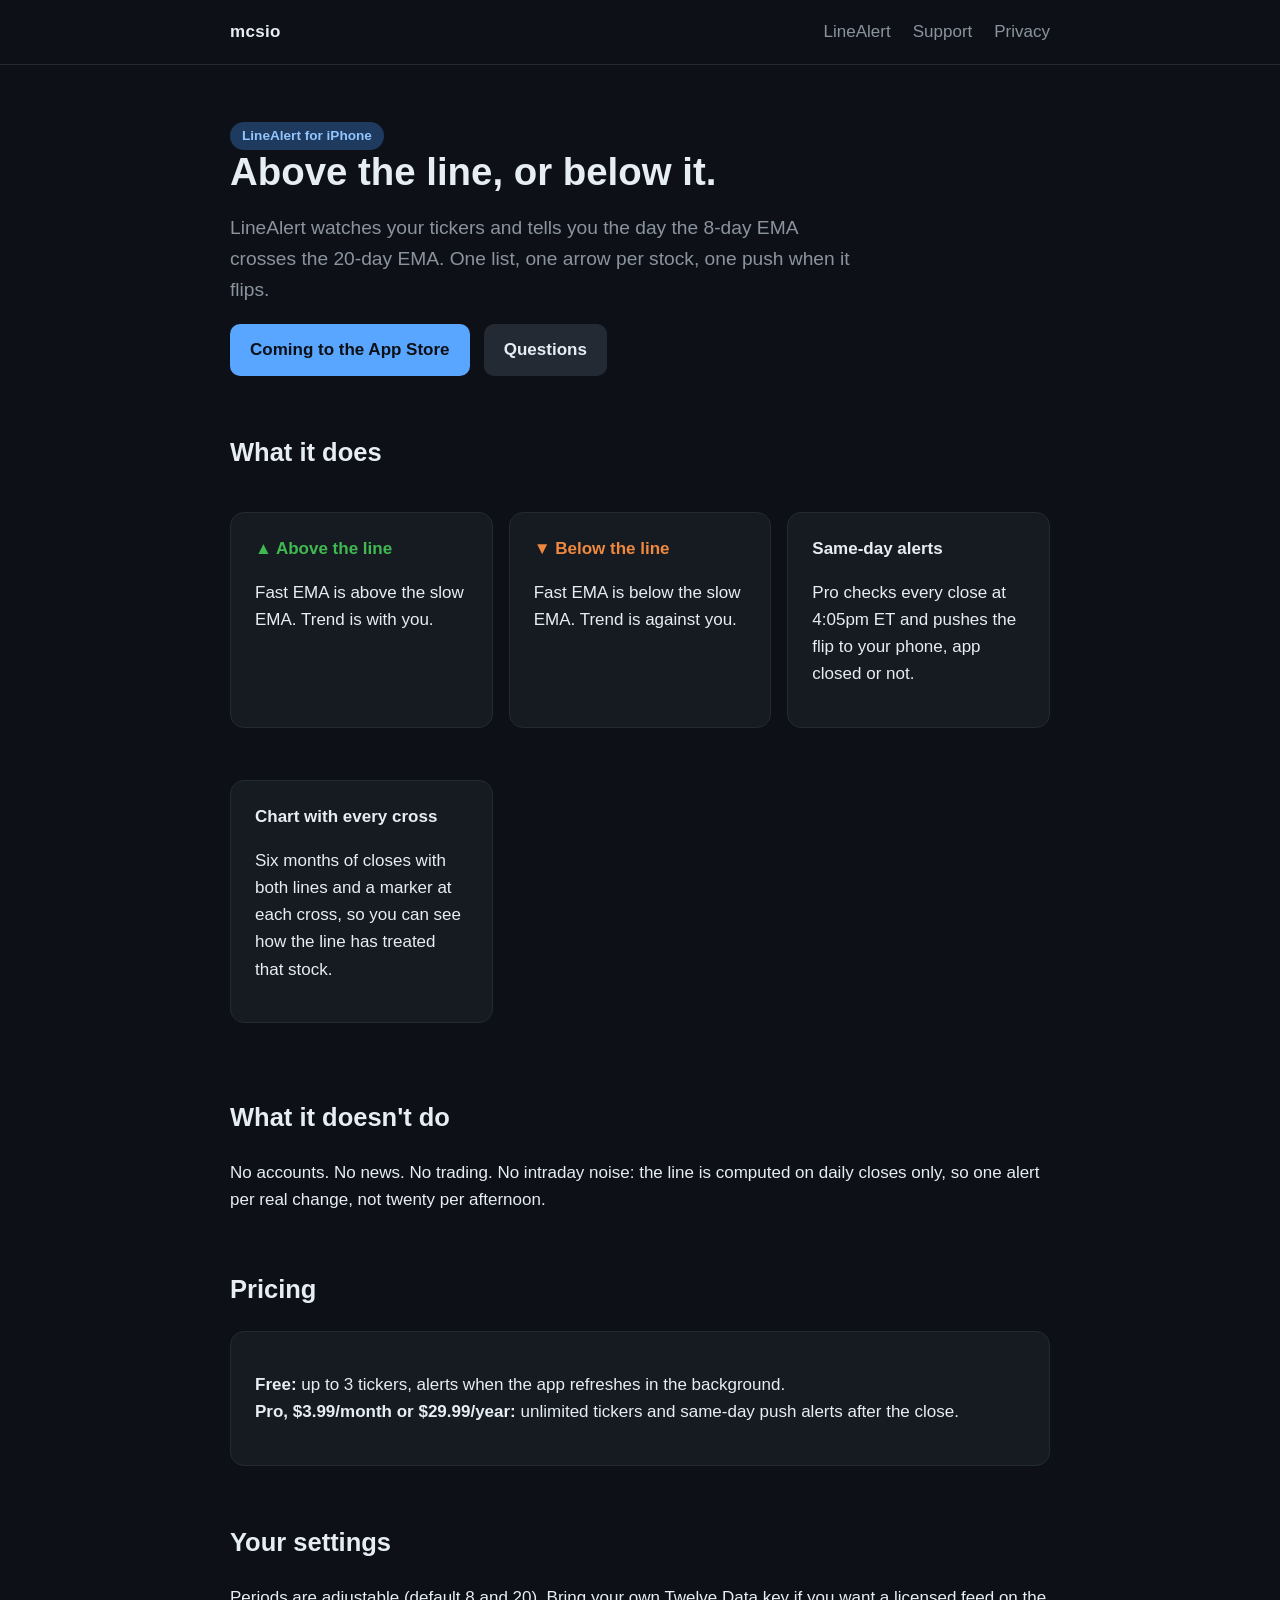
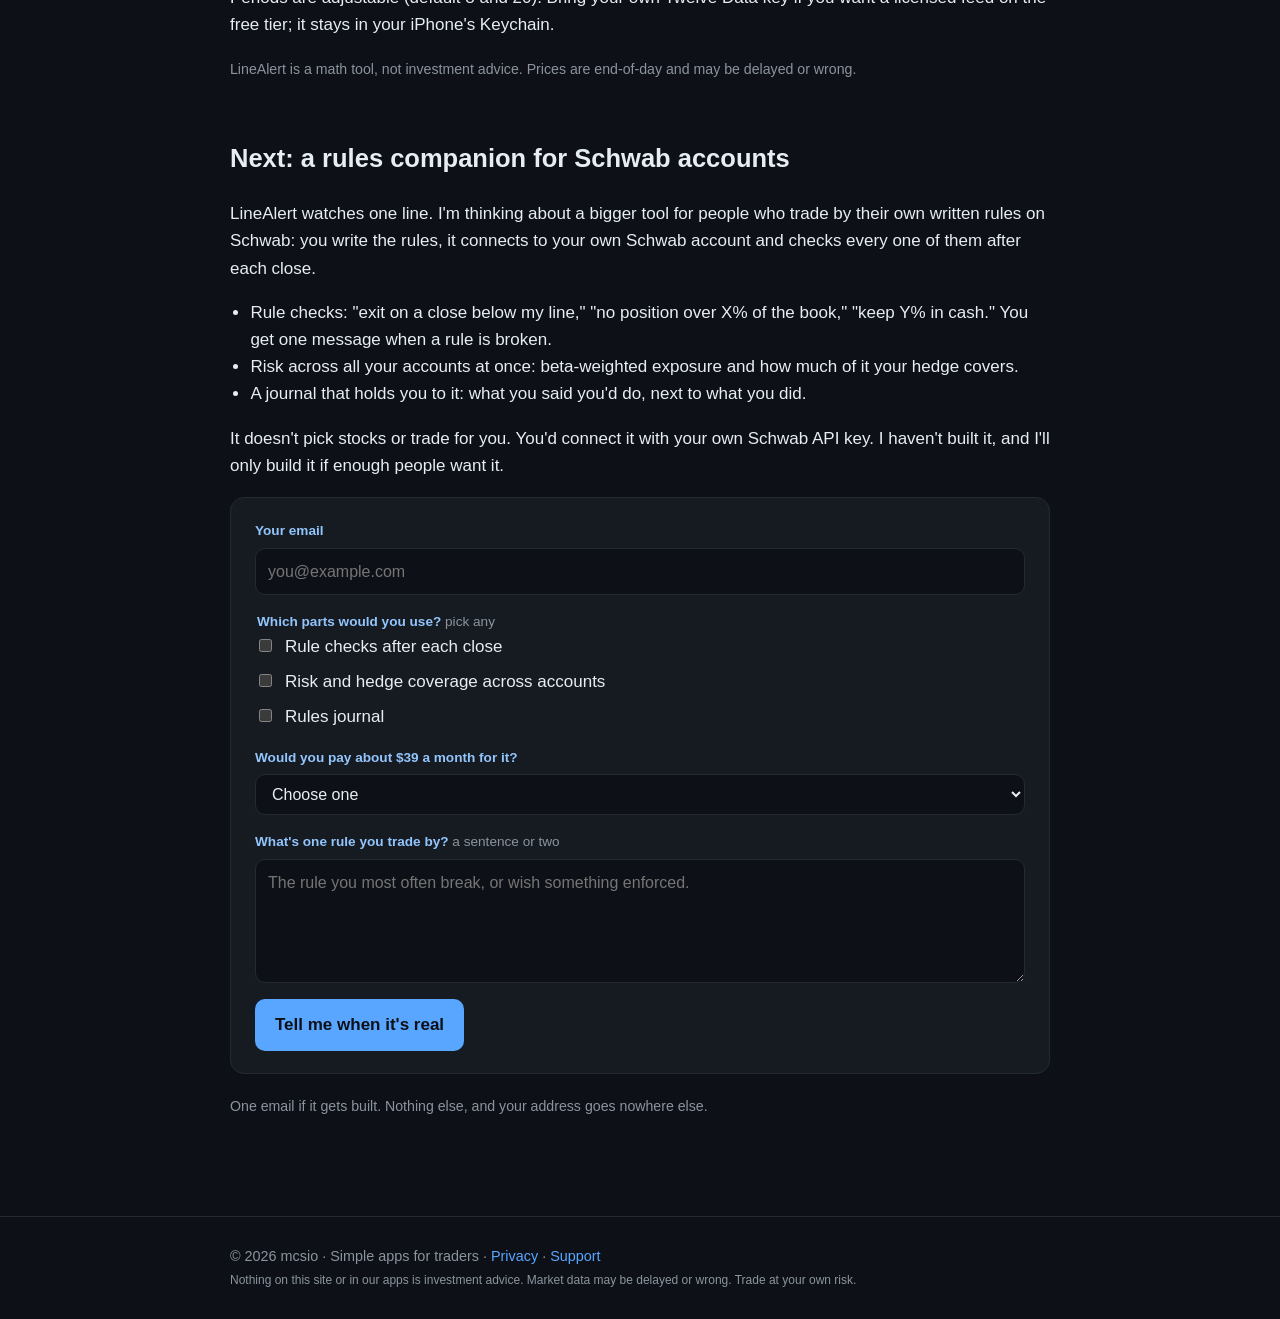
<file: linealert/index.html>
<!doctype html><html lang="en"><head><meta charset="utf-8"><meta name="viewport" content="width=device-width,initial-scale=1"><link rel="stylesheet" href="/apps.css"><title>LineAlert — EMA cross alerts for iPhone</title><meta name="description" content="LineAlert watches your tickers and pushes an alert when the 8-day EMA crosses the 20-day EMA on the daily close. Simple, fast, no account.">
<style>
.list-form{display:flex;flex-direction:column;gap:16px}
.hp{position:absolute;left:-9999px;width:1px;height:1px;overflow:hidden}
.fld{display:flex;flex-direction:column;gap:6px}
.fld-label{font-size:.85rem;font-weight:600;color:#93C5FD}
.fld-label .opt{font-weight:400;color:var(--muted)}
.list-form select,.list-form input,.list-form textarea{font:inherit;font-size:1rem;color:var(--text);background:var(--bg);border:1px solid var(--panel2);border-radius:10px;padding:10px 12px;width:100%}
.list-form textarea{resize:vertical;min-height:5.5rem}
.list-form select:focus,.list-form input:focus,.list-form textarea:focus{outline:none;border-color:var(--accent);box-shadow:0 0 0 1px var(--accent)}
.form-row{display:flex;align-items:center;gap:14px;flex-wrap:wrap}
.list-form button{font:inherit;font-weight:700;border:0;cursor:pointer}
.list-form button:disabled{opacity:.55;cursor:default}
.form-status{color:var(--muted);font-size:.9rem}
.form-status[data-state="error"]{color:var(--orange)}
.form-done{color:var(--text)}
.checks{display:flex;flex-direction:column;gap:8px}
.checks label{display:flex;gap:10px;align-items:flex-start}
.checks input{width:auto;margin-top:.35em}
</style></head><body>
<header><div class="wrap"><nav><a class="brand" href="/">mcsio</a><ul><li><a href="/linealert/">LineAlert</a></li><li><a href="/support/">Support</a></li><li><a href="/privacy/">Privacy</a></li></ul></nav></div></header><main><div class="wrap">
<span class="badge">LineAlert for iPhone</span>
<h1>Above the line, or below it.</h1>
<p class="lede">LineAlert watches your tickers and tells you the day the 8-day EMA crosses the 20-day EMA. One list, one arrow per stock, one push when it flips.</p>
<p><a class="btn" href="#">Coming to the App Store</a> &nbsp; <a class="btn secondary" href="/support/">Questions</a></p>
<h2>What it does</h2>
<div class="grid">
  <div class="card"><strong class="up">▲ Above the line</strong><p>Fast EMA is above the slow EMA. Trend is with you.</p></div>
  <div class="card"><strong class="down">▼ Below the line</strong><p>Fast EMA is below the slow EMA. Trend is against you.</p></div>
  <div class="card"><strong>Same-day alerts</strong><p>Pro checks every close at 4:05pm ET and pushes the flip to your phone, app closed or not.</p></div>
  <div class="card"><strong>Chart with every cross</strong><p>Six months of closes with both lines and a marker at each cross, so you can see how the line has treated that stock.</p></div>
</div>
<h2>What it doesn't do</h2>
<p>No accounts. No news. No trading. No intraday noise: the line is computed on daily closes only, so one alert per real change, not twenty per afternoon.</p>
<h2>Pricing</h2>
<div class="card"><p><strong>Free:</strong> up to 3 tickers, alerts when the app refreshes in the background.<br><strong>Pro, $3.99/month or $29.99/year:</strong> unlimited tickers and same-day push alerts after the close.</p></div>
<h2>Your settings</h2>
<p>Periods are adjustable (default 8 and 20). Bring your own Twelve Data key if you want a licensed feed on the free tier; it stays in your iPhone's Keychain.</p>
<p class="muted"><small>LineAlert is a math tool, not investment advice. Prices are end-of-day and may be delayed or wrong.</small></p>

<h2 id="next">Next: a rules companion for Schwab accounts</h2>
<p>LineAlert watches one line. I'm thinking about a bigger tool for people who trade by their own written rules on Schwab: you write the rules, it connects to your own Schwab account and checks every one of them after each close.</p>
<ul class="plain">
  <li>Rule checks: "exit on a close below my line," "no position over X% of the book," "keep Y% in cash." You get one message when a rule is broken.</li>
  <li>Risk across all your accounts at once: beta-weighted exposure and how much of it your hedge covers.</li>
  <li>A journal that holds you to it: what you said you'd do, next to what you did.</li>
</ul>
<p>It doesn't pick stocks or trade for you. You'd connect it with your own Schwab API key. I haven't built it, and I'll only build it if enough people want it.</p>
<div class="card">
<form class="list-form" id="list-form" novalidate>
  <input type="hidden" name="access_key" value="99e8c854-280f-4691-b346-2e5a07fb1891">
  <input type="hidden" name="subject" value="mcsio - Schwab rules companion list">
  <input type="hidden" name="from_name" value="mcsio.com / linealert">
  <input type="checkbox" name="botcheck" class="hp" tabindex="-1" autocomplete="off" aria-hidden="true">

  <label class="fld"><span class="fld-label">Your email</span>
    <input type="email" name="email" required placeholder="you@example.com" autocomplete="email"></label>

  <fieldset class="fld" style="border:0;padding:0;margin:0"><legend class="fld-label">Which parts would you use? <span class="opt">pick any</span></legend>
    <div class="checks">
      <label><input type="checkbox" name="want_rules" value="yes"> Rule checks after each close</label>
      <label><input type="checkbox" name="want_risk" value="yes"> Risk and hedge coverage across accounts</label>
      <label><input type="checkbox" name="want_journal" value="yes"> Rules journal</label>
    </div></fieldset>

  <label class="fld"><span class="fld-label">Would you pay about $39 a month for it?</span>
    <select name="would_pay" required>
      <option value="" disabled selected>Choose one</option>
      <option>Yes</option><option>Yes, if it checks the rules I write below</option><option>Only at a lower price</option><option>No</option>
    </select></label>

  <label class="fld"><span class="fld-label">What's one rule you trade by? <span class="opt">a sentence or two</span></span>
    <textarea name="message" rows="4" required placeholder="The rule you most often break, or wish something enforced."></textarea></label>

  <div class="form-row">
    <button type="submit" class="btn">Tell me when it's real</button>
    <span class="form-status" id="form-status" role="status" aria-live="polite"></span>
  </div>
</form>
</div>
<p class="muted"><small>One email if it gets built. Nothing else, and your address goes nowhere else.</small></p>
</div></main><footer><div class="wrap">© 2026 mcsio · Simple apps for traders · <a href="/privacy/">Privacy</a> · <a href="/support/">Support</a><br><small>Nothing on this site or in our apps is investment advice. Market data may be delayed or wrong. Trade at your own risk.</small></div></footer>
<script>
(function () {
  var form = document.getElementById('list-form');
  var status = document.getElementById('form-status');
  var submit = form.querySelector('button[type="submit"]');
  form.addEventListener('submit', function (e) {
    e.preventDefault();
    if (!form.checkValidity()) { form.reportValidity(); return; }
    submit.disabled = true;
    status.removeAttribute('data-state');
    status.textContent = 'Sending...';
    var payload = {};
    new FormData(form).forEach(function (v, k) { payload[k] = v; });
    fetch('https://api.web3forms.com/submit', {
      method: 'POST',
      headers: { 'Content-Type': 'application/json', 'Accept': 'application/json' },
      body: JSON.stringify(payload)
    })
    .then(function (r) { return r.json(); })
    .then(function (data) {
      if (data.success) {
        var done = document.createElement('p');
        done.className = 'form-done';
        done.textContent = "Got it. Thank you - I read every answer.";
        form.parentNode.replaceChild(done, form);
      } else { fail('Something went wrong. Try again, or email support@mcsio.com.'); }
    })
    .catch(function () { fail("Couldn't reach the server. Try again, or email support@mcsio.com."); });
  });
  function fail(msg) {
    submit.disabled = false;
    status.textContent = msg;
    status.setAttribute('data-state', 'error');
  }
})();
</script>
</body></html>
</file>
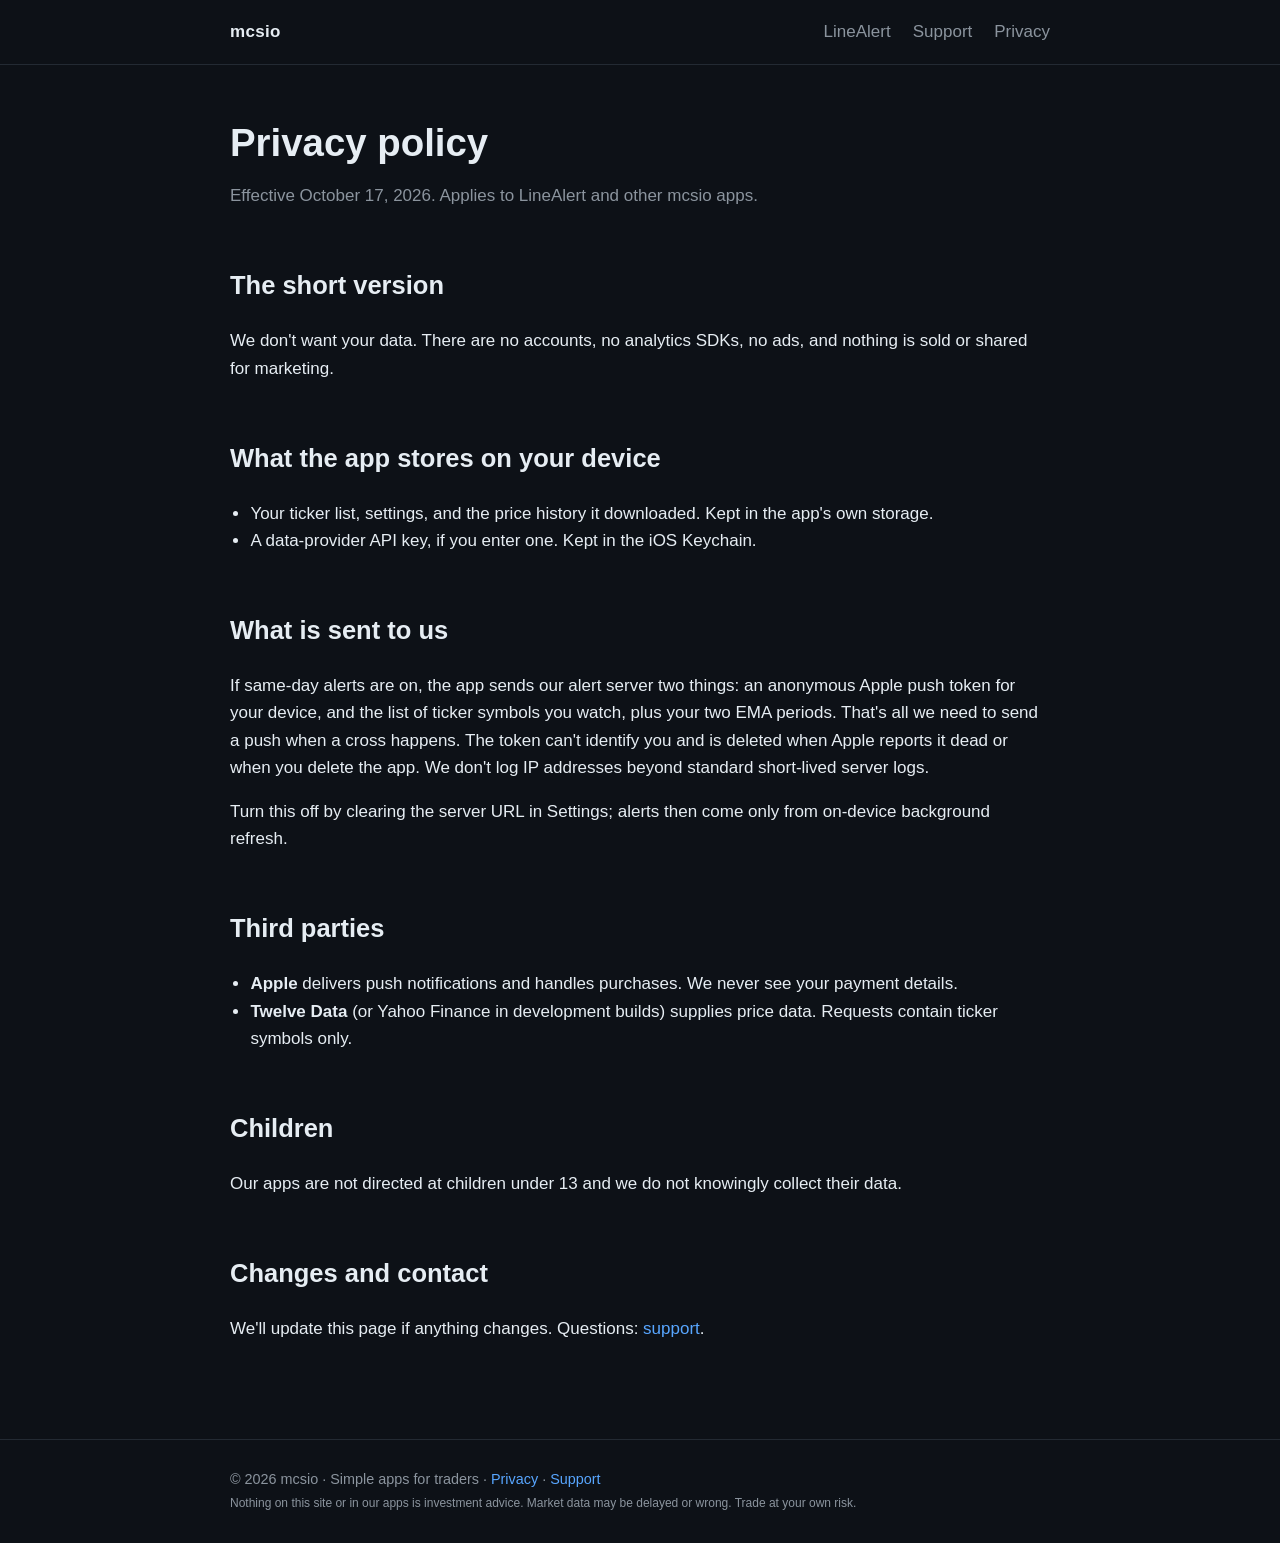
<file: privacy/index.html>
<!doctype html><html lang="en"><head><meta charset="utf-8"><meta name="viewport" content="width=device-width,initial-scale=1"><link rel="stylesheet" href="/apps.css"><title>Privacy — mcsio</title></head><body>
<header><div class="wrap"><nav><a class="brand" href="/">mcsio</a><ul><li><a href="/linealert/">LineAlert</a></li><li><a href="/support/">Support</a></li><li><a href="/privacy/">Privacy</a></li></ul></nav></div></header><main><div class="wrap">
<h1>Privacy policy</h1>
<p class="muted">Effective October 17, 2026. Applies to LineAlert and other mcsio apps.</p>
<h2>The short version</h2>
<p>We don't want your data. There are no accounts, no analytics SDKs, no ads, and nothing is sold or shared for marketing.</p>
<h2>What the app stores on your device</h2>
<ul class="plain"><li>Your ticker list, settings, and the price history it downloaded. Kept in the app's own storage.</li><li>A data-provider API key, if you enter one. Kept in the iOS Keychain.</li></ul>
<h2>What is sent to us</h2>
<p>If same-day alerts are on, the app sends our alert server two things: an anonymous Apple push token for your device, and the list of ticker symbols you watch, plus your two EMA periods. That's all we need to send a push when a cross happens. The token can't identify you and is deleted when Apple reports it dead or when you delete the app. We don't log IP addresses beyond standard short-lived server logs.</p>
<p>Turn this off by clearing the server URL in Settings; alerts then come only from on-device background refresh.</p>
<h2>Third parties</h2>
<ul class="plain"><li><strong>Apple</strong> delivers push notifications and handles purchases. We never see your payment details.</li><li><strong>Twelve Data</strong> (or Yahoo Finance in development builds) supplies price data. Requests contain ticker symbols only.</li></ul>
<h2>Children</h2><p>Our apps are not directed at children under 13 and we do not knowingly collect their data.</p>
<h2>Changes and contact</h2><p>We'll update this page if anything changes. Questions: <a href="/support/">support</a>.</p>
</div></main><footer><div class="wrap">© 2026 mcsio · Simple apps for traders · <a href="/privacy/">Privacy</a> · <a href="/support/">Support</a><br><small>Nothing on this site or in our apps is investment advice. Market data may be delayed or wrong. Trade at your own risk.</small></div></footer></body></html>
</file>
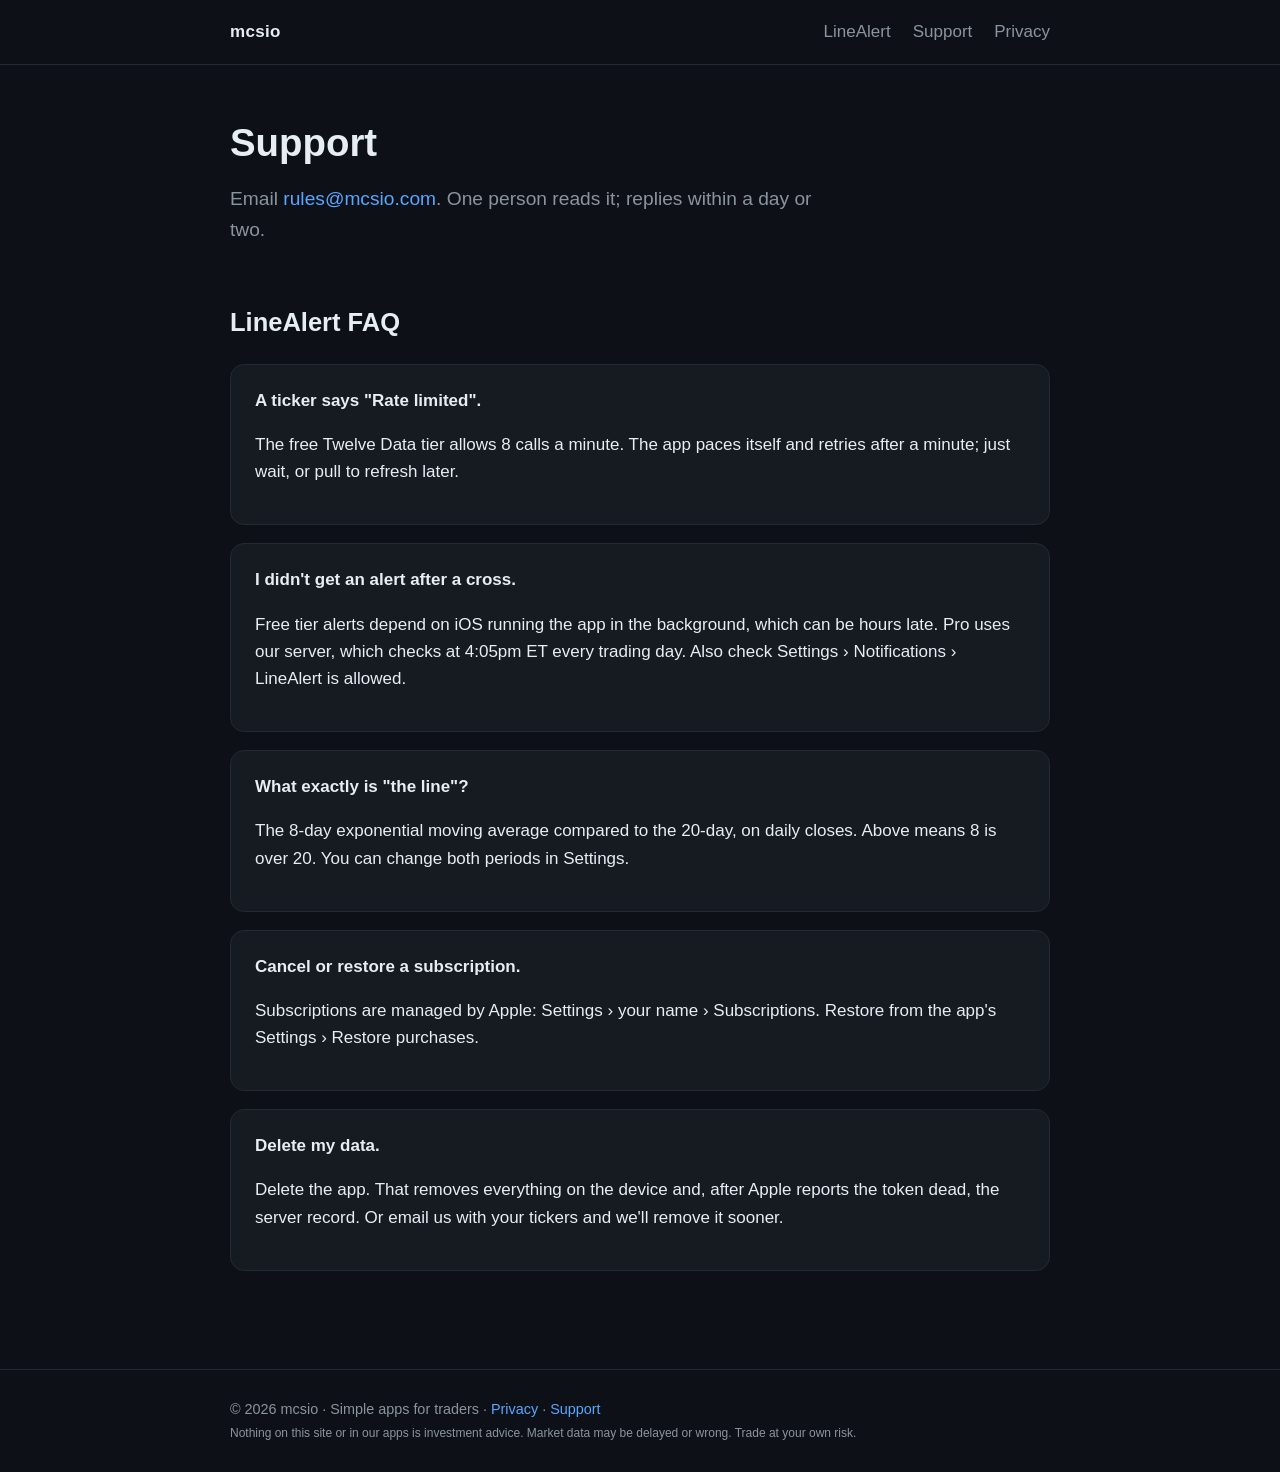
<file: support/index.html>
<!doctype html><html lang="en"><head><meta charset="utf-8"><meta name="viewport" content="width=device-width,initial-scale=1"><link rel="stylesheet" href="/apps.css"><title>Support — mcsio</title></head><body>
<header><div class="wrap"><nav><a class="brand" href="/">mcsio</a><ul><li><a href="/linealert/">LineAlert</a></li><li><a href="/support/">Support</a></li><li><a href="/privacy/">Privacy</a></li></ul></nav></div></header><main><div class="wrap">
<h1>Support</h1>
<p class="lede">Email <a href="mailto:rules@mcsio.com?subject=LineAlert">rules@mcsio.com</a>. One person reads it; replies within a day or two.</p>
<h2>LineAlert FAQ</h2>
<div class="card"><strong>A ticker says "Rate limited".</strong><p>The free Twelve Data tier allows 8 calls a minute. The app paces itself and retries after a minute; just wait, or pull to refresh later.</p></div>
<div class="card"><strong>I didn't get an alert after a cross.</strong><p>Free tier alerts depend on iOS running the app in the background, which can be hours late. Pro uses our server, which checks at 4:05pm ET every trading day. Also check Settings › Notifications › LineAlert is allowed.</p></div>
<div class="card"><strong>What exactly is "the line"?</strong><p>The 8-day exponential moving average compared to the 20-day, on daily closes. Above means 8 is over 20. You can change both periods in Settings.</p></div>
<div class="card"><strong>Cancel or restore a subscription.</strong><p>Subscriptions are managed by Apple: Settings › your name › Subscriptions. Restore from the app's Settings › Restore purchases.</p></div>
<div class="card"><strong>Delete my data.</strong><p>Delete the app. That removes everything on the device and, after Apple reports the token dead, the server record. Or email us with your tickers and we'll remove it sooner.</p></div>
</div></main><footer><div class="wrap">© 2026 mcsio · Simple apps for traders · <a href="/privacy/">Privacy</a> · <a href="/support/">Support</a><br><small>Nothing on this site or in our apps is investment advice. Market data may be delayed or wrong. Trade at your own risk.</small></div></footer></body></html>
</file>
<file: apps.css>
:root{--bg:#0D1117;--panel:#161B22;--panel2:#232A33;--navy:#1E3A5F;--text:#E6EDF3;--muted:#8B949E;--accent:#58A6FF;--green:#3FB950;--orange:#F0883E}
*{box-sizing:border-box}html{color-scheme:dark}
body{margin:0;background:var(--bg);color:var(--text);font:17px/1.6 -apple-system,BlinkMacSystemFont,"Segoe UI",Inter,Helvetica,Arial,sans-serif}
a{color:var(--accent);text-decoration:none}a:hover{text-decoration:underline}
header{border-bottom:1px solid var(--panel2)}
.wrap{max-width:860px;margin:0 auto;padding:0 20px}
nav{display:flex;justify-content:space-between;align-items:center;height:64px}
nav .brand{font-weight:700;letter-spacing:.02em;color:var(--text)}
nav ul{list-style:none;display:flex;gap:22px;margin:0;padding:0}
nav li a{color:var(--muted)}nav li a:hover{color:var(--text);text-decoration:none}
main{padding:56px 0 80px}
h1{font-size:2.4rem;line-height:1.15;margin:0 0 12px}h2{margin-top:2.2em}
.lede{color:var(--muted);font-size:1.2rem;max-width:620px}
.card{background:var(--panel);border:1px solid var(--panel2);border-radius:14px;padding:22px 24px;margin:18px 0}
.grid{display:grid;grid-template-columns:repeat(auto-fit,minmax(240px,1fr));gap:16px}
.badge{display:inline-block;background:var(--navy);color:#93C5FD;border-radius:999px;padding:3px 12px;font-size:.85rem;font-weight:600}
.btn{display:inline-block;background:var(--accent);color:#0D1117;font-weight:700;padding:12px 20px;border-radius:10px}
.btn:hover{text-decoration:none;opacity:.92}
.btn.secondary{background:var(--panel2);color:var(--text)}
.up{color:var(--green)}.down{color:var(--orange)}
footer{color:var(--muted);font-size:.9rem;border-top:1px solid var(--panel2);padding:28px 0}
small,.muted{color:var(--muted)}
ul.plain{padding-left:1.2em}
code{background:var(--panel2);padding:2px 6px;border-radius:6px}
</file>
